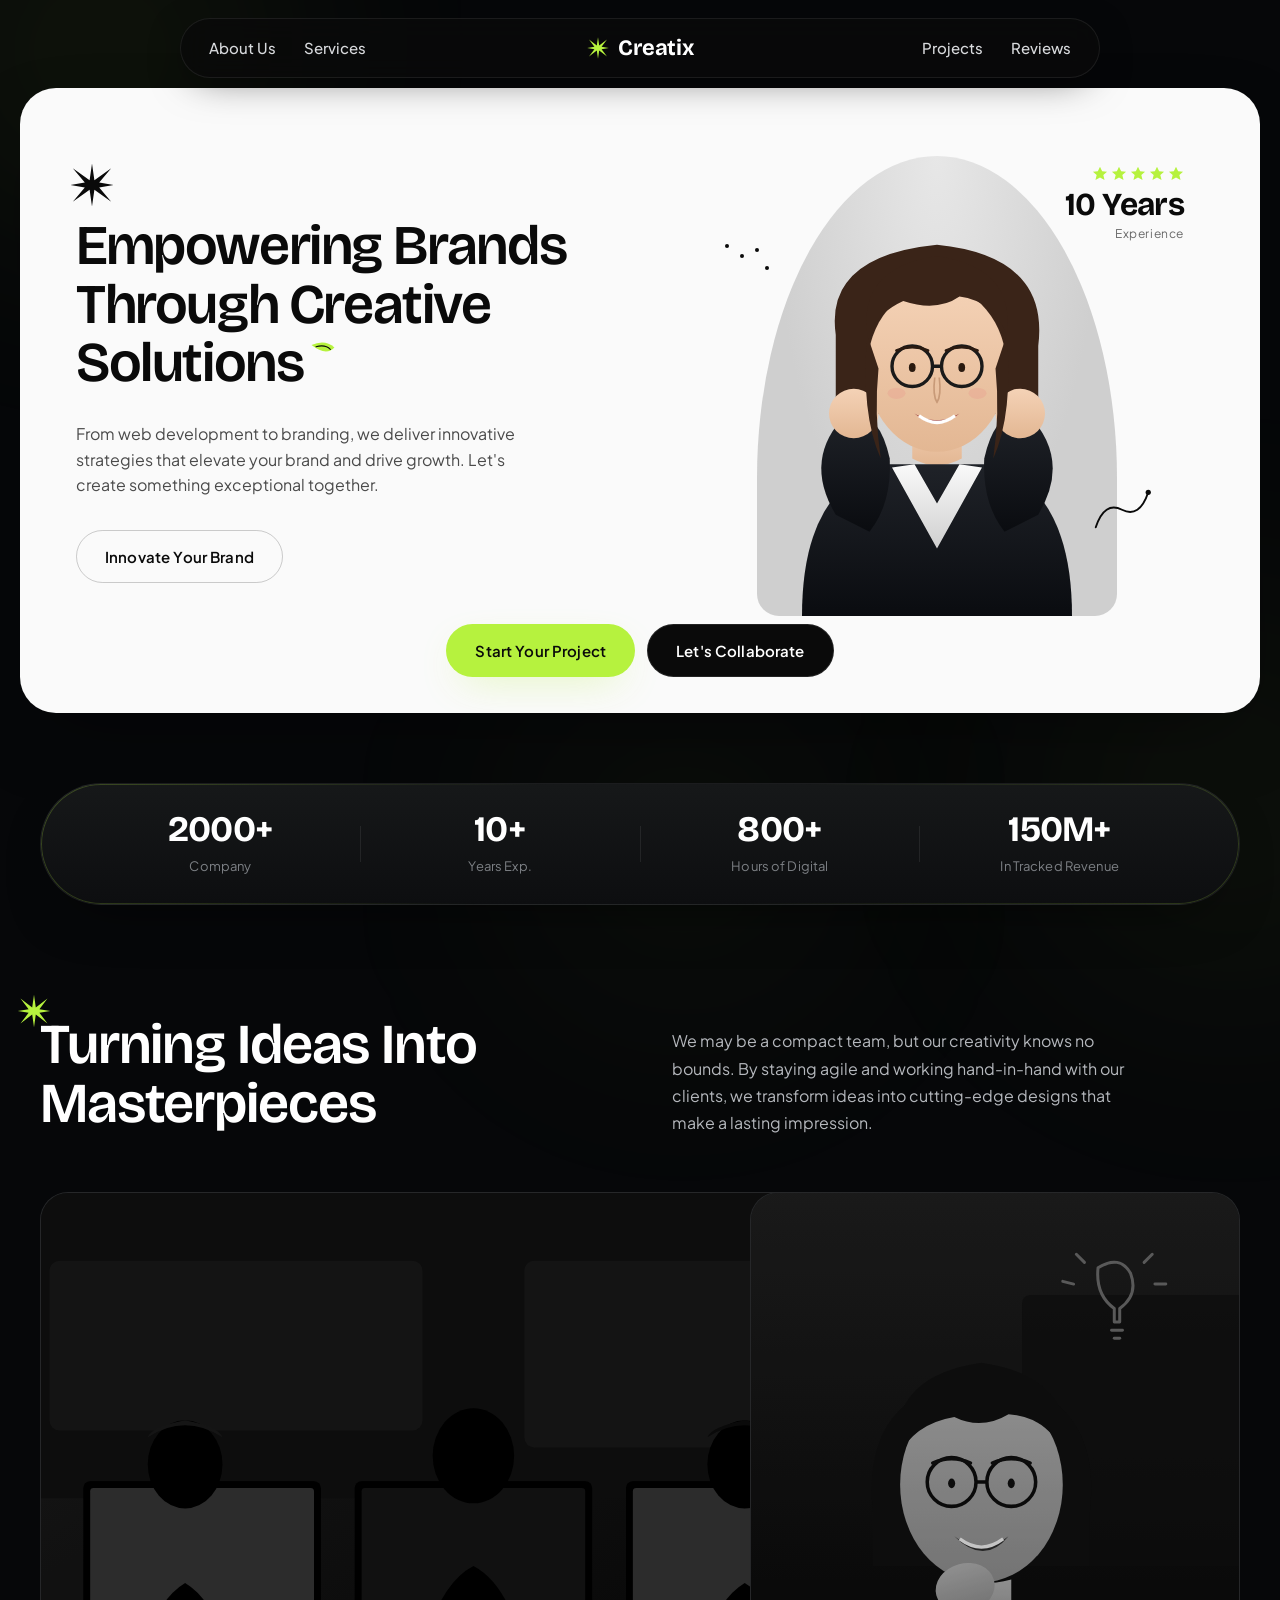
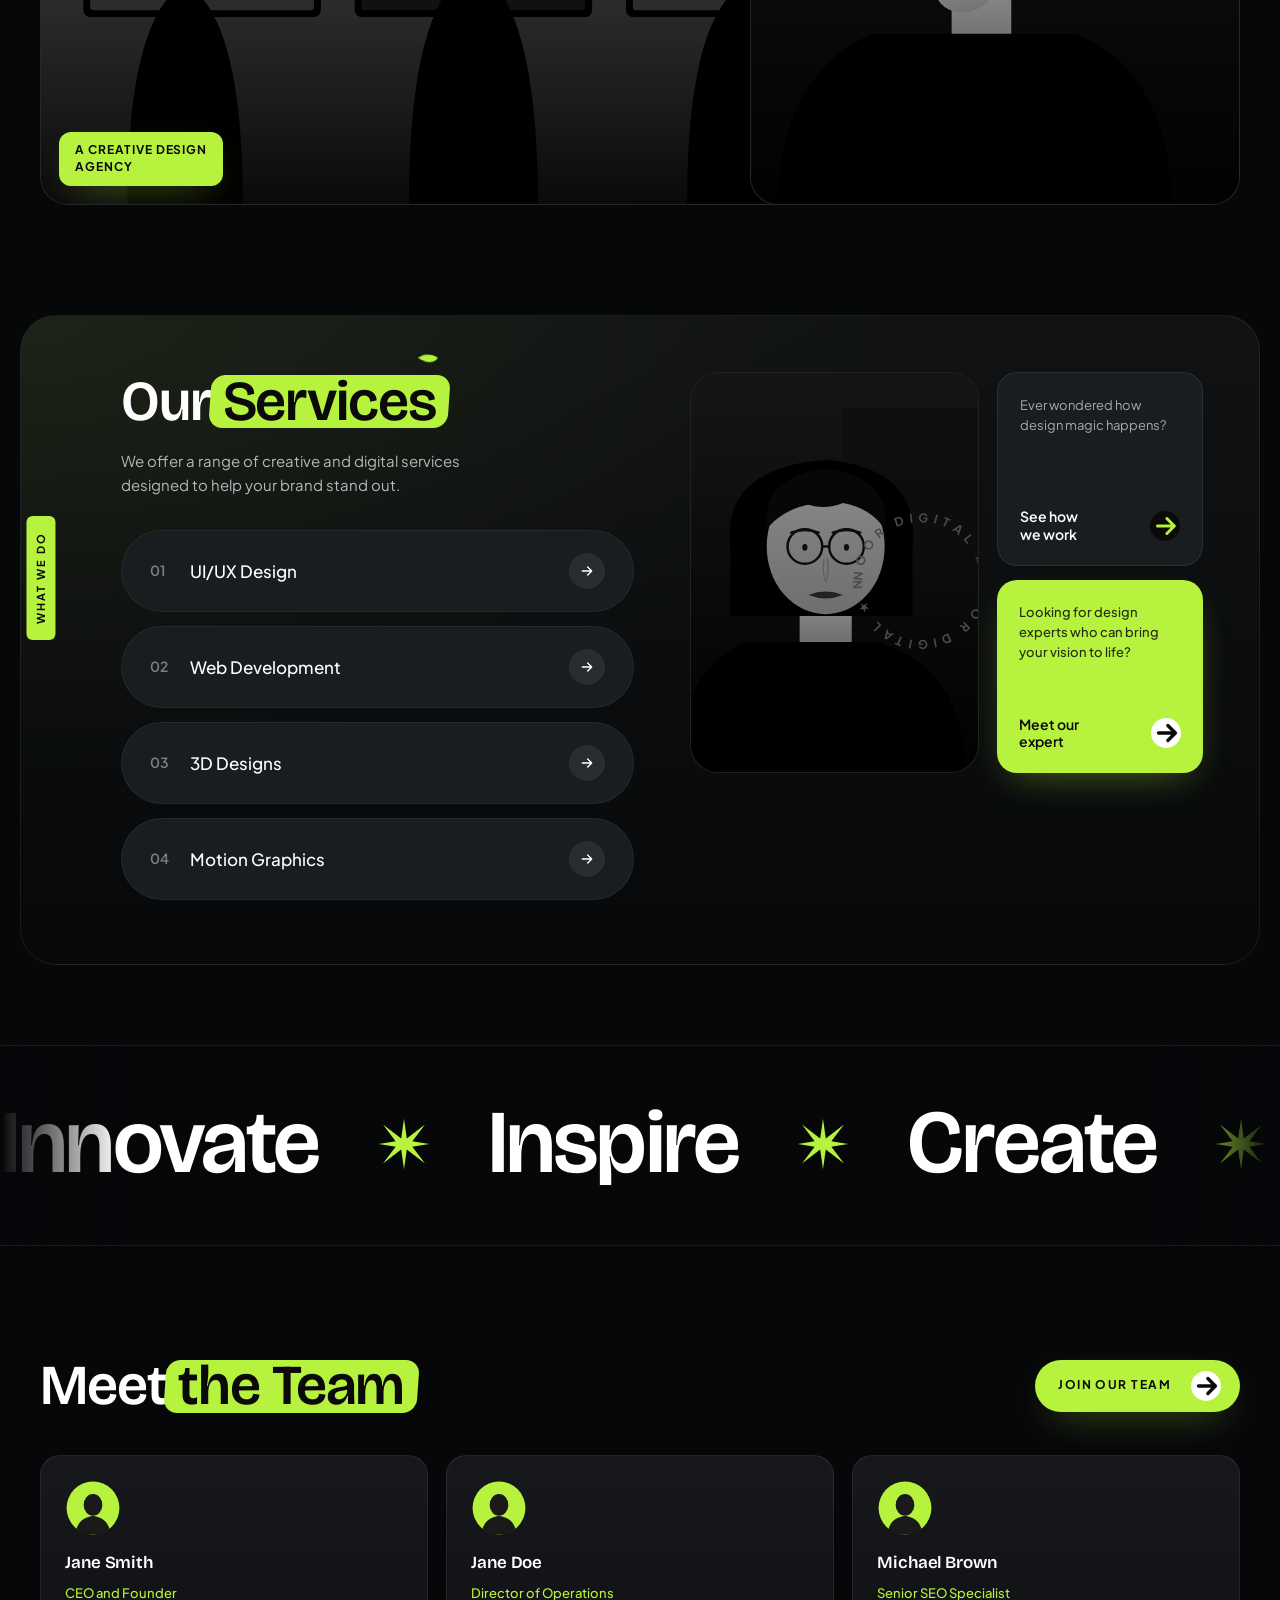
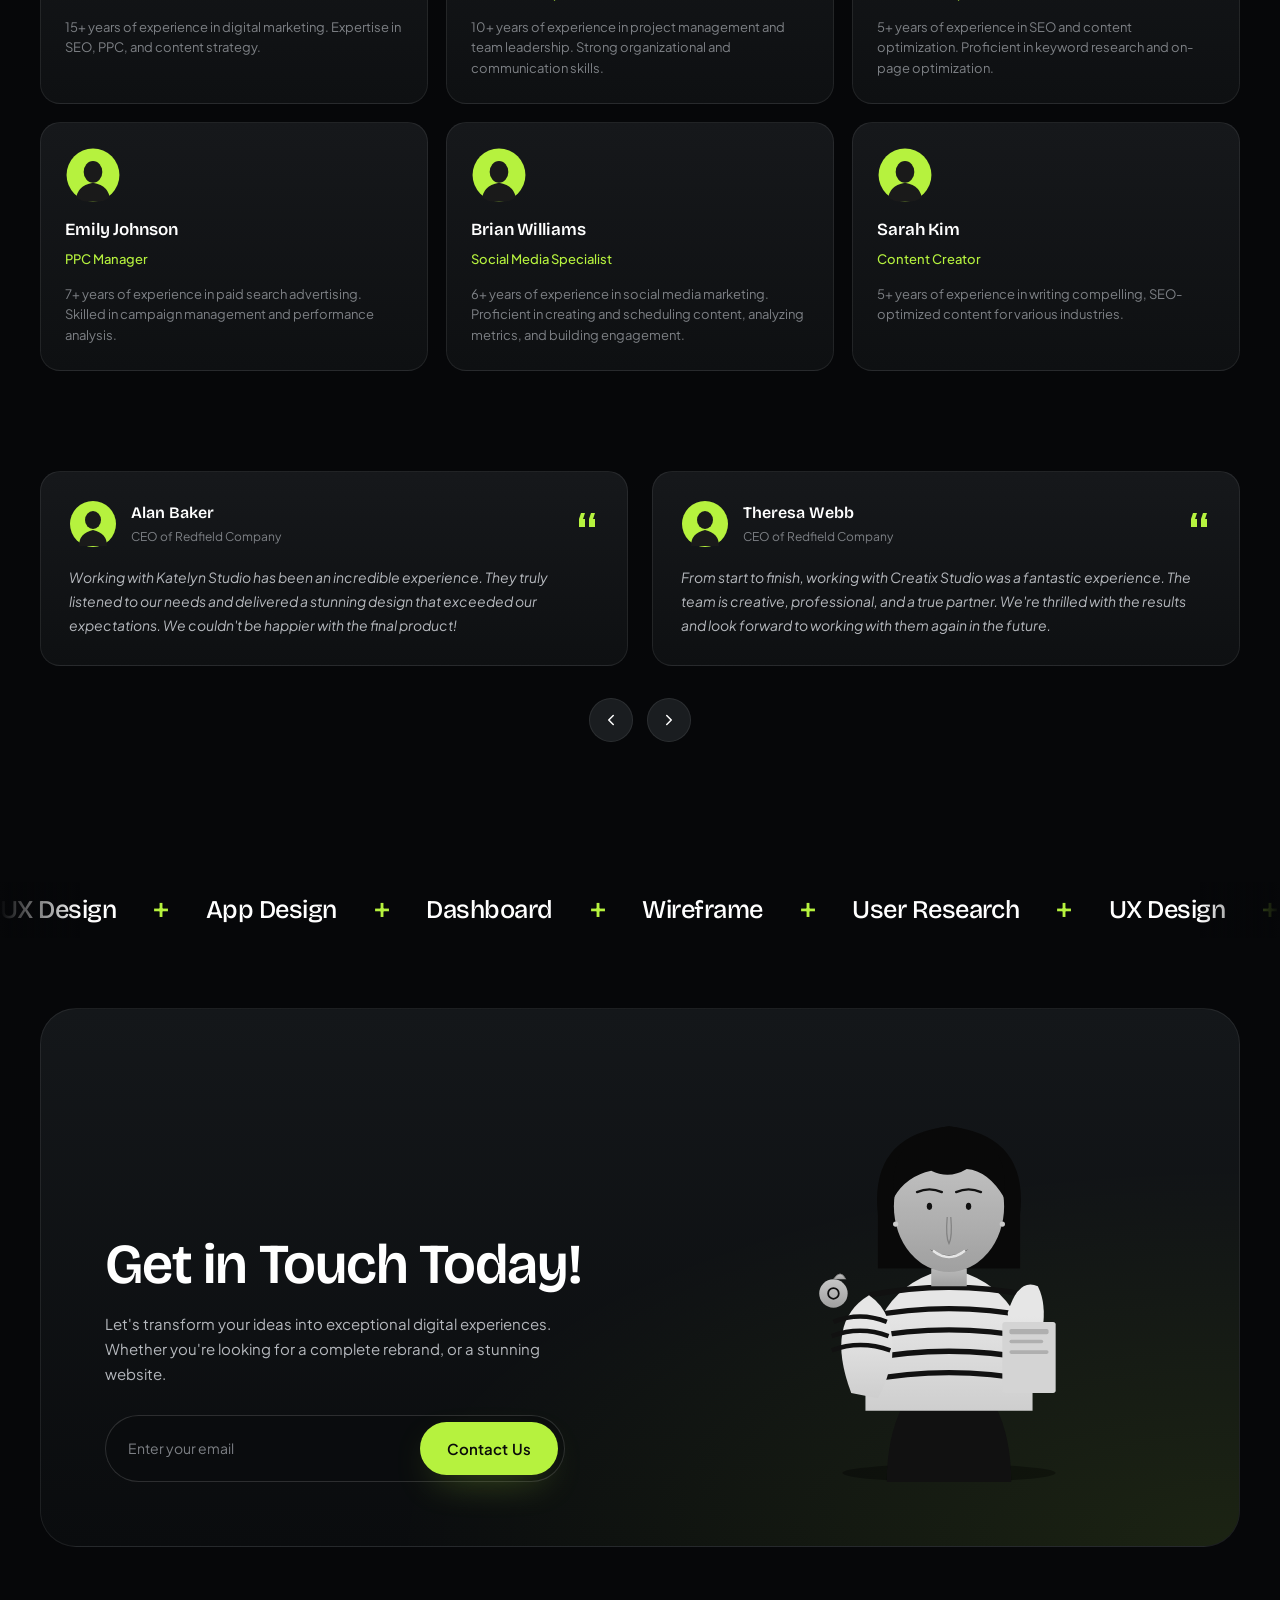
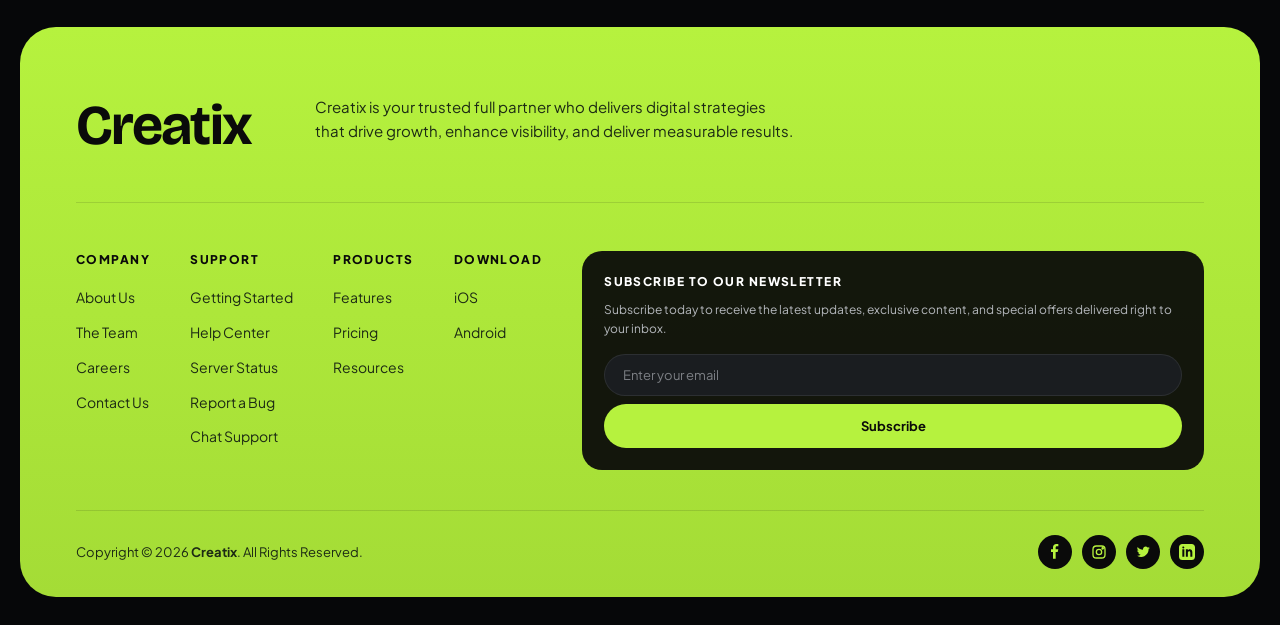
<file: index.html>
<!DOCTYPE html>
<html lang="en">
<head>
    <meta charset="UTF-8">
    <meta name="viewport" content="width=device-width, initial-scale=1.0">
    <title>Creatix — Empowering Brands Through Creative Solutions</title>
    <meta name="description" content="Creatix is a creative design agency turning bold ideas into masterpieces. From web development to branding, we deliver strategies that elevate your brand.">
    <link rel="preconnect" href="https://fonts.googleapis.com">
    <link rel="preconnect" href="https://fonts.gstatic.com" crossorigin>
    <link href="https://fonts.googleapis.com/css2?family=Plus+Jakarta+Sans:wght@300;400;500;600;700;800&family=Bricolage+Grotesque:opsz,wght@12..96,400;12..96,500;12..96,600;12..96,700;12..96,800&display=swap" rel="stylesheet">
    <link rel="stylesheet" href="styles.css">
    <link rel="icon" type="image/svg+xml" href="data:image/svg+xml,%3Csvg xmlns='http://www.w3.org/2000/svg' viewBox='0 0 100 100'%3E%3Cg fill='%23B6F23E'%3E%3Cpath d='M50 5 L54 38 L87 22 L62 46 L95 50 L62 54 L87 78 L54 62 L50 95 L46 62 L13 78 L38 54 L5 50 L38 46 L13 22 L46 38 Z'/%3E%3C/g%3E%3C/svg%3E">
</head>
<body>
    <!-- Background ambient glow -->
    <div class="bg-glow bg-glow--top"></div>
    <div class="bg-glow bg-glow--mid"></div>
    <div class="bg-glow bg-glow--bottom"></div>

    <!-- Navigation -->
    <header class="navbar-wrap">
        <nav class="navbar" aria-label="Primary">
            <ul class="nav-left">
                <li><a href="#about">About Us</a></li>
                <li><a href="#services">Services</a></li>
            </ul>
            <a href="#" class="brand" aria-label="Creatix Home">
                <span class="brand-burst" aria-hidden="true">
                    <svg viewBox="0 0 40 40" fill="none">
                        <g fill="#B6F23E">
                            <path d="M20 2 L22 16 L35 6 L26 18 L38 20 L26 22 L35 34 L22 24 L20 38 L18 24 L5 34 L14 22 L2 20 L14 18 L5 6 L18 16 Z"/>
                        </g>
                    </svg>
                </span>
                <span class="brand-text">Creatix</span>
            </a>
            <ul class="nav-right">
                <li><a href="#projects">Projects</a></li>
                <li><a href="#reviews">Reviews</a></li>
            </ul>
            <button class="nav-toggle" aria-label="Open menu" aria-expanded="false">
                <span></span><span></span><span></span>
            </button>
        </nav>
    </header>

    <!-- Hero -->
    <section class="hero" id="home">
        <div class="hero-card">
            <div class="hero-grid">
                <div class="hero-left">
                    <div class="hero-burst" aria-hidden="true">
                        <svg viewBox="0 0 80 80" fill="none">
                            <g fill="#0a0a0a">
                                <path d="M40 4 L44 32 L72 12 L52 36 L76 40 L52 44 L72 68 L44 48 L40 76 L36 48 L8 68 L28 44 L4 40 L28 36 L8 12 L36 32 Z"/>
                            </g>
                        </svg>
                    </div>
                    <h1 class="hero-title">
                        Empowering Brands<br>
                        Through Creative <span class="hero-title-accent">Solutions
                            <svg class="hero-leaf" viewBox="0 0 40 30" aria-hidden="true">
                                <path d="M2 15 Q15 2 30 8 Q24 22 2 15 Z" fill="#B6F23E"/>
                                <path d="M8 15 Q18 8 26 12" stroke="#0a0a0a" stroke-width="1.4" fill="none" stroke-linecap="round"/>
                            </svg>
                        </span>
                    </h1>
                    <p class="hero-sub">From web development to branding, we deliver innovative strategies that elevate your brand and drive growth. Let's create something exceptional together.</p>
                    <a href="#contact" class="pill pill-ghost">Innovate Your Brand</a>
                </div>
                <div class="hero-right">
                    <div class="hero-portrait">
                        <div class="portrait-orb">
                            <svg viewBox="0 0 320 380" class="portrait-svg" preserveAspectRatio="xMidYMax meet" aria-hidden="true">
                                <defs>
                                    <linearGradient id="suit" x1="0" y1="0" x2="0" y2="1">
                                        <stop offset="0%" stop-color="#1f2228"/>
                                        <stop offset="100%" stop-color="#0a0c10"/>
                                    </linearGradient>
                                    <linearGradient id="skin" x1="0" y1="0" x2="0" y2="1">
                                        <stop offset="0%" stop-color="#f4d2b6"/>
                                        <stop offset="100%" stop-color="#e3b793"/>
                                    </linearGradient>
                                    <linearGradient id="shirt" x1="0" y1="0" x2="0" y2="1">
                                        <stop offset="0%" stop-color="#fafafa"/>
                                        <stop offset="100%" stop-color="#cfcfcf"/>
                                    </linearGradient>
                                </defs>
                                <path d="M70 130 Q60 60 160 50 Q260 60 250 140 L250 200 L70 200 Z" fill="#3a2418"/>
                                <path d="M138 200 L138 240 Q160 252 182 240 L182 200 Z" fill="url(#skin)"/>
                                <path d="M40 380 Q40 270 110 245 L210 245 Q280 270 280 380 Z" fill="url(#suit)"/>
                                <path d="M120 248 L160 320 L200 248 L180 245 L160 280 L140 245 Z" fill="url(#shirt)"/>
                                <path d="M70 290 Q40 240 80 200 Q108 195 118 240 Q120 280 100 305 Z" fill="url(#suit)"/>
                                <path d="M250 290 Q280 240 240 200 Q212 195 202 240 Q200 280 220 305 Z" fill="url(#suit)"/>
                                <circle cx="86" cy="200" r="22" fill="url(#skin)"/>
                                <circle cx="234" cy="200" r="22" fill="url(#skin)"/>
                                <ellipse cx="160" cy="160" rx="62" ry="74" fill="url(#skin)"/>
                                <path d="M98 130 Q90 70 160 60 Q230 70 222 130 Q210 100 180 96 Q160 110 130 100 Q108 110 98 130 Z" fill="#3a2418"/>
                                <path d="M98 130 Q92 200 110 240 Q104 200 108 160 Z" fill="#3a2418"/>
                                <path d="M222 130 Q228 200 210 240 Q216 200 212 160 Z" fill="#3a2418"/>
                                <circle cx="138" cy="158" r="18" fill="none" stroke="#1a1a1a" stroke-width="3"/>
                                <circle cx="182" cy="158" r="18" fill="none" stroke="#1a1a1a" stroke-width="3"/>
                                <line x1="156" y1="158" x2="164" y2="158" stroke="#1a1a1a" stroke-width="3"/>
                                <ellipse cx="138" cy="159" rx="3" ry="4" fill="#2a1a10"/>
                                <ellipse cx="182" cy="159" rx="3" ry="4" fill="#2a1a10"/>
                                <path d="M124 144 Q138 138 152 144" stroke="#2a1a10" stroke-width="2.5" fill="none" stroke-linecap="round"/>
                                <path d="M168 144 Q182 138 196 144" stroke="#2a1a10" stroke-width="2.5" fill="none" stroke-linecap="round"/>
                                <path d="M158 168 Q156 184 160 190 Q164 184 162 168" stroke="#c89a78" stroke-width="1.5" fill="none"/>
                                <path d="M140 200 Q160 218 180 200 Q160 212 140 200 Z" fill="#a14a4a"/>
                                <path d="M144 202 Q160 214 176 202" stroke="#fff" stroke-width="3" fill="none"/>
                                <ellipse cx="124" cy="182" rx="8" ry="5" fill="#e89c8c" opacity=".35"/>
                                <ellipse cx="196" cy="182" rx="8" ry="5" fill="#e89c8c" opacity=".35"/>
                            </svg>
                        </div>
                        <svg class="portrait-squiggle" viewBox="0 0 80 80" aria-hidden="true">
                            <path d="M10 70 Q20 40 40 50 T70 30" stroke="#0a0a0a" stroke-width="2.2" fill="none" stroke-linecap="round"/>
                            <circle cx="70" cy="30" r="3" fill="#0a0a0a"/>
                        </svg>
                        <svg class="portrait-dots" viewBox="0 0 60 60" aria-hidden="true">
                            <circle cx="10" cy="10" r="2" fill="#0a0a0a"/>
                            <circle cx="25" cy="20" r="2" fill="#0a0a0a"/>
                            <circle cx="40" cy="14" r="2" fill="#0a0a0a"/>
                            <circle cx="50" cy="32" r="2" fill="#0a0a0a"/>
                        </svg>
                    </div>
                    <div class="hero-badge">
                        <div class="stars" aria-label="5 out of 5 stars">
                            <svg viewBox="0 0 12 12" class="star"><path d="M6 .5l1.6 3.4 3.7.4-2.8 2.5.9 3.7L6 8.6 2.6 10.5l.9-3.7L.7 4.3l3.7-.4z" fill="#B6F23E"/></svg>
                            <svg viewBox="0 0 12 12" class="star"><path d="M6 .5l1.6 3.4 3.7.4-2.8 2.5.9 3.7L6 8.6 2.6 10.5l.9-3.7L.7 4.3l3.7-.4z" fill="#B6F23E"/></svg>
                            <svg viewBox="0 0 12 12" class="star"><path d="M6 .5l1.6 3.4 3.7.4-2.8 2.5.9 3.7L6 8.6 2.6 10.5l.9-3.7L.7 4.3l3.7-.4z" fill="#B6F23E"/></svg>
                            <svg viewBox="0 0 12 12" class="star"><path d="M6 .5l1.6 3.4 3.7.4-2.8 2.5.9 3.7L6 8.6 2.6 10.5l.9-3.7L.7 4.3l3.7-.4z" fill="#B6F23E"/></svg>
                            <svg viewBox="0 0 12 12" class="star"><path d="M6 .5l1.6 3.4 3.7.4-2.8 2.5.9 3.7L6 8.6 2.6 10.5l.9-3.7L.7 4.3l3.7-.4z" fill="#B6F23E"/></svg>
                        </div>
                        <div class="badge-num">10 Years</div>
                        <div class="badge-label">Experience</div>
                    </div>
                </div>
            </div>
            <div class="hero-cta">
                <a href="#contact" class="pill pill-green">Start Your Project</a>
                <a href="#contact" class="pill pill-dark">Let's Collaborate</a>
            </div>
        </div>
    </section>

    <!-- Stats -->
    <section class="stats" aria-label="Company numbers">
        <div class="stats-card">
            <div class="stat">
                <div class="stat-num" data-count="2000" data-suffix="+">0+</div>
                <div class="stat-label">Company</div>
            </div>
            <div class="stat-divider"></div>
            <div class="stat">
                <div class="stat-num" data-count="10" data-suffix="+">0+</div>
                <div class="stat-label">Years Exp.</div>
            </div>
            <div class="stat-divider"></div>
            <div class="stat">
                <div class="stat-num" data-count="800" data-suffix="+">0+</div>
                <div class="stat-label">Hours of Digital</div>
            </div>
            <div class="stat-divider"></div>
            <div class="stat">
                <div class="stat-num" data-count="150" data-suffix="M+">0M+</div>
                <div class="stat-label">In Tracked Revenue</div>
            </div>
        </div>
    </section>

    <!-- About / Masterpieces -->
    <section class="masterpieces" id="about">
        <div class="masterpieces-head">
            <div class="masterpieces-title-wrap">
                <svg class="sparkle sparkle--big" viewBox="0 0 40 40" aria-hidden="true">
                    <path d="M20 2 L22 16 L35 6 L26 18 L38 20 L26 22 L35 34 L22 24 L20 38 L18 24 L5 34 L14 22 L2 20 L14 18 L5 6 L18 16 Z" fill="#B6F23E"/>
                </svg>
                <h2 class="section-title">Turning Ideas Into<br>Masterpieces</h2>
            </div>
            <p class="masterpieces-copy">We may be a compact team, but our creativity knows no bounds. By staying agile and working hand-in-hand with our clients, we transform ideas into cutting-edge designs that make a lasting impression.</p>
        </div>
        <div class="masterpieces-grid">
            <div class="mp-card mp-card--wide">
                <div class="mp-img mp-img--team">
                    <svg viewBox="0 0 600 360" class="scene-svg" preserveAspectRatio="xMidYMid slice" aria-hidden="true">
                        <defs>
                            <linearGradient id="mpbg" x1="0" y1="0" x2="1" y2="1">
                                <stop offset="0%" stop-color="#2a2d33"/>
                                <stop offset="100%" stop-color="#0e1014"/>
                            </linearGradient>
                            <linearGradient id="mpdesk" x1="0" y1="0" x2="0" y2="1">
                                <stop offset="0%" stop-color="#444"/>
                                <stop offset="100%" stop-color="#1a1a1a"/>
                            </linearGradient>
                        </defs>
                        <rect width="600" height="360" fill="url(#mpbg)"/>
                        <rect x="0" y="0" width="600" height="180" fill="#1a1d22"/>
                        <rect x="40" y="40" width="220" height="100" rx="6" fill="#2a2e36" opacity=".6"/>
                        <rect x="320" y="40" width="240" height="110" rx="6" fill="#2a2e36" opacity=".6"/>
                        <rect x="0" y="240" width="600" height="120" fill="url(#mpdesk)"/>
                        <rect x="60" y="170" width="140" height="80" rx="4" fill="#0a0a0a"/>
                        <rect x="64" y="174" width="132" height="72" rx="2" fill="#1a4b88"/>
                        <rect x="220" y="170" width="140" height="80" rx="4" fill="#0a0a0a"/>
                        <rect x="224" y="174" width="132" height="72" rx="2" fill="#222"/>
                        <rect x="380" y="170" width="140" height="80" rx="4" fill="#0a0a0a"/>
                        <rect x="384" y="174" width="132" height="72" rx="2" fill="#1a4b88"/>
                        <g fill="#0a0c10">
                            <ellipse cx="120" cy="160" rx="22" ry="26"/>
                            <path d="M86 360 Q86 250 120 230 Q154 250 154 360 Z"/>
                            <ellipse cx="290" cy="155" rx="24" ry="28"/>
                            <path d="M252 360 Q252 240 290 220 Q328 240 328 360 Z"/>
                            <ellipse cx="450" cy="160" rx="22" ry="26"/>
                            <path d="M416 360 Q416 250 450 230 Q484 250 484 360 Z"/>
                        </g>
                        <path d="M98 144 Q120 130 142 144 Q140 138 120 134 Q100 138 98 144" fill="#3a2418"/>
                        <path d="M428 144 Q450 130 472 144 Q470 138 450 134 Q430 138 428 144" fill="#1a1a1a"/>
                        <rect width="600" height="360" fill="#0a0a0a" opacity=".22"/>
                    </svg>
                </div>
                <div class="mp-tag">A CREATIVE DESIGN<br>AGENCY</div>
            </div>
            <div class="mp-card mp-card--tall">
                <div class="mp-img mp-img--solo">
                    <svg viewBox="0 0 360 460" class="scene-svg" preserveAspectRatio="xMidYMid slice" aria-hidden="true">
                        <defs>
                            <linearGradient id="solobg" x1="0" y1="0" x2="0" y2="1">
                                <stop offset="0%" stop-color="#2a2d33"/>
                                <stop offset="100%" stop-color="#0d0f12"/>
                            </linearGradient>
                            <linearGradient id="soloSkin" x1="0" y1="0" x2="0" y2="1">
                                <stop offset="0%" stop-color="#d9b89c"/>
                                <stop offset="100%" stop-color="#b8957a"/>
                            </linearGradient>
                        </defs>
                        <rect width="360" height="460" fill="url(#solobg)"/>
                        <rect x="200" y="80" width="170" height="200" rx="6" fill="#1a1d22" opacity=".7"/>
                        <g>
                            <path d="M20 460 Q20 360 90 330 L240 330 Q310 360 310 460 Z" fill="#0a0c10"/>
                            <path d="M148 330 L148 290 Q170 296 192 290 L192 330 Z" fill="url(#soloSkin)"/>
                            <path d="M90 240 Q80 150 170 140 Q260 150 250 240 L250 280 L90 280 Z" fill="#2a1a14"/>
                            <ellipse cx="170" cy="220" rx="60" ry="72" fill="url(#soloSkin)"/>
                            <path d="M108 200 Q100 140 170 130 Q240 140 232 200 Q220 170 190 168 Q170 180 150 170 Q120 175 108 200 Z" fill="#2a1a14"/>
                            <ellipse cx="158" cy="296" rx="22" ry="18" fill="url(#soloSkin)" transform="rotate(-15 158 296)"/>
                            <circle cx="148" cy="218" r="18" fill="none" stroke="#1a1a1a" stroke-width="2.6"/>
                            <circle cx="192" cy="218" r="18" fill="none" stroke="#1a1a1a" stroke-width="2.6"/>
                            <line x1="166" y1="218" x2="174" y2="218" stroke="#1a1a1a" stroke-width="2.6"/>
                            <ellipse cx="148" cy="219" rx="2.6" ry="3.6" fill="#2a1a10"/>
                            <ellipse cx="192" cy="219" rx="2.6" ry="3.6" fill="#2a1a10"/>
                            <path d="M134 204 Q148 198 162 204" stroke="#2a1a14" stroke-width="2.4" fill="none" stroke-linecap="round"/>
                            <path d="M178 204 Q192 198 206 204" stroke="#2a1a14" stroke-width="2.4" fill="none" stroke-linecap="round"/>
                            <path d="M150 258 Q170 274 190 258 Q172 280 150 258 Z" fill="#7a2a2a"/>
                            <path d="M154 260 Q170 272 186 260" stroke="#fff" stroke-width="2.4" fill="none"/>
                        </g>
                        <g stroke="#ff5757" stroke-width="2.2" fill="none" stroke-linecap="round" stroke-linejoin="round">
                            <path d="M256 60 Q272 50 280 64 Q286 80 272 90 L272 100 L268 100 L268 90 Q254 80 256 60 Z"/>
                            <line x1="266" y1="106" x2="274" y2="106"/>
                            <line x1="268" y1="112" x2="272" y2="112"/>
                            <line x1="240" y1="50" x2="246" y2="56"/>
                            <line x1="296" y1="50" x2="290" y2="56"/>
                            <line x1="230" y1="70" x2="238" y2="72"/>
                            <line x1="298" y1="72" x2="306" y2="72"/>
                        </g>
                        <rect width="360" height="460" fill="#0a0a0a" opacity=".18"/>
                    </svg>
                </div>
            </div>
        </div>
    </section>

    <!-- Services -->
    <section class="services" id="services">
        <div class="services-tag" aria-hidden="true">
            <span>WHAT WE DO</span>
        </div>
        <div class="services-grid">
            <div class="services-left">
                <h2 class="section-title">
                    Our <span class="highlight">Services
                        <svg class="highlight-leaf" viewBox="0 0 40 30" aria-hidden="true">
                            <path d="M2 15 Q15 2 30 8 Q24 22 2 15 Z" fill="#B6F23E"/>
                        </svg>
                    </span>
                </h2>
                <p class="services-copy">We offer a range of creative and digital services designed to help your brand stand out.</p>
                <ul class="service-list">
                    <li class="service-item">
                        <span class="srv-num">01</span>
                        <span class="srv-name">UI/UX Design</span>
                        <span class="srv-arrow" aria-hidden="true">
                            <svg viewBox="0 0 24 24" fill="none"><path d="M5 12h14M13 6l6 6-6 6" stroke="currentColor" stroke-width="2" stroke-linecap="round" stroke-linejoin="round"/></svg>
                        </span>
                    </li>
                    <li class="service-item">
                        <span class="srv-num">02</span>
                        <span class="srv-name">Web Development</span>
                        <span class="srv-arrow" aria-hidden="true">
                            <svg viewBox="0 0 24 24" fill="none"><path d="M5 12h14M13 6l6 6-6 6" stroke="currentColor" stroke-width="2" stroke-linecap="round" stroke-linejoin="round"/></svg>
                        </span>
                    </li>
                    <li class="service-item">
                        <span class="srv-num">03</span>
                        <span class="srv-name">3D Designs</span>
                        <span class="srv-arrow" aria-hidden="true">
                            <svg viewBox="0 0 24 24" fill="none"><path d="M5 12h14M13 6l6 6-6 6" stroke="currentColor" stroke-width="2" stroke-linecap="round" stroke-linejoin="round"/></svg>
                        </span>
                    </li>
                    <li class="service-item">
                        <span class="srv-num">04</span>
                        <span class="srv-name">Motion Graphics</span>
                        <span class="srv-arrow" aria-hidden="true">
                            <svg viewBox="0 0 24 24" fill="none"><path d="M5 12h14M13 6l6 6-6 6" stroke="currentColor" stroke-width="2" stroke-linecap="round" stroke-linejoin="round"/></svg>
                        </span>
                    </li>
                </ul>
            </div>
            <div class="services-right">
                <div class="srv-photo">
                    <svg viewBox="0 0 420 460" class="scene-svg" preserveAspectRatio="xMidYMid slice" aria-hidden="true">
                        <defs>
                            <linearGradient id="srvbg" x1="0" y1="0" x2="0" y2="1">
                                <stop offset="0%" stop-color="#26282d"/>
                                <stop offset="100%" stop-color="#0c0e12"/>
                            </linearGradient>
                            <linearGradient id="srvSkin" x1="0" y1="0" x2="0" y2="1">
                                <stop offset="0%" stop-color="#d8b89e"/>
                                <stop offset="100%" stop-color="#b9967a"/>
                            </linearGradient>
                        </defs>
                        <rect width="420" height="460" fill="url(#srvbg)"/>
                        <rect x="220" y="40" width="200" height="240" fill="#1a1d22" opacity=".6"/>
                        <g>
                            <path d="M30 460 Q30 340 110 310 L260 310 Q360 340 360 460 Z" fill="#0a0c10"/>
                            <path d="M170 310 L170 268 Q200 276 230 268 L230 310 Z" fill="url(#srvSkin)"/>
                            <path d="M90 200 Q80 110 200 100 Q310 110 300 200 L300 280 L90 280 Z" fill="#0a0c10"/>
                            <ellipse cx="200" cy="200" rx="68" ry="78" fill="url(#srvSkin)"/>
                            <path d="M132 180 Q124 120 200 110 Q276 120 268 180 Q252 156 220 150 Q200 158 180 152 Q150 158 132 180 Z" fill="#1a1410"/>
                            <circle cx="176" cy="200" r="20" fill="none" stroke="#1a1a1a" stroke-width="2.8"/>
                            <circle cx="224" cy="200" r="20" fill="none" stroke="#1a1a1a" stroke-width="2.8"/>
                            <line x1="196" y1="200" x2="204" y2="200" stroke="#1a1a1a" stroke-width="2.8"/>
                            <ellipse cx="176" cy="201" rx="3" ry="4" fill="#2a1a10"/>
                            <ellipse cx="224" cy="201" rx="3" ry="4" fill="#2a1a10"/>
                            <path d="M160 184 Q176 178 192 184" stroke="#2a1a14" stroke-width="2.6" fill="none" stroke-linecap="round"/>
                            <path d="M208 184 Q224 178 240 184" stroke="#2a1a14" stroke-width="2.6" fill="none" stroke-linecap="round"/>
                            <path d="M198 214 Q196 234 200 240 Q204 234 202 214" stroke="#a17d62" stroke-width="1.4" fill="none"/>
                            <path d="M180 256 Q200 248 220 256 Q200 264 180 256 Z" fill="#6b2a2a"/>
                        </g>
                        <g transform="translate(310, 240)">
                            <path id="ringPath" d="M -68,0 a 68,68 0 1,1 136,0 a 68,68 0 1,1 -136,0" fill="none"/>
                            <text font-size="14" font-weight="700" letter-spacing="6" fill="#3a73c4">
                                <textPath href="#ringPath">NOOR DIGITAL ★ NOOR DIGITAL ★ NOOR DIGITAL ★</textPath>
                            </text>
                        </g>
                        <rect width="420" height="460" fill="#0a0a0a" opacity=".22"/>
                    </svg>
                </div>
                <div class="srv-info">
                    <div class="srv-card srv-card--dark">
                        <p>Ever wondered how design magic happens?</p>
                        <a href="#" class="srv-link">
                            See how<br>we work
                            <span class="srv-arrow-circle" aria-hidden="true">
                                <svg viewBox="0 0 16 16" fill="none"><path d="M4 8h8M9 4l4 4-4 4" stroke="#B6F23E" stroke-width="1.6" stroke-linecap="round" stroke-linejoin="round"/></svg>
                            </span>
                        </a>
                    </div>
                    <div class="srv-card srv-card--green">
                        <p>Looking for design experts who can bring your vision to life?</p>
                        <a href="#contact" class="srv-link srv-link--dark">
                            Meet our<br>expert
                            <span class="srv-arrow-circle srv-arrow-circle--white" aria-hidden="true">
                                <svg viewBox="0 0 16 16" fill="none"><path d="M4 8h8M9 4l4 4-4 4" stroke="#0a0a0a" stroke-width="1.8" stroke-linecap="round" stroke-linejoin="round"/></svg>
                            </span>
                        </a>
                    </div>
                </div>
            </div>
        </div>
    </section>

    <!-- Marquee 1 -->
    <section class="marquee marquee--lg" aria-hidden="true">
        <div class="marquee-track">
            <div class="marquee-content">
                <span>Innovate</span>
                <span class="marq-spark"><svg viewBox="0 0 40 40"><path d="M20 2 L22 16 L35 6 L26 18 L38 20 L26 22 L35 34 L22 24 L20 38 L18 24 L5 34 L14 22 L2 20 L14 18 L5 6 L18 16 Z" fill="#B6F23E"/></svg></span>
                <span>Inspire</span>
                <span class="marq-spark"><svg viewBox="0 0 40 40"><path d="M20 2 L22 16 L35 6 L26 18 L38 20 L26 22 L35 34 L22 24 L20 38 L18 24 L5 34 L14 22 L2 20 L14 18 L5 6 L18 16 Z" fill="#B6F23E"/></svg></span>
                <span>Create</span>
                <span class="marq-spark"><svg viewBox="0 0 40 40"><path d="M20 2 L22 16 L35 6 L26 18 L38 20 L26 22 L35 34 L22 24 L20 38 L18 24 L5 34 L14 22 L2 20 L14 18 L5 6 L18 16 Z" fill="#B6F23E"/></svg></span>
            </div>
            <div class="marquee-content" aria-hidden="true">
                <span>Innovate</span>
                <span class="marq-spark"><svg viewBox="0 0 40 40"><path d="M20 2 L22 16 L35 6 L26 18 L38 20 L26 22 L35 34 L22 24 L20 38 L18 24 L5 34 L14 22 L2 20 L14 18 L5 6 L18 16 Z" fill="#B6F23E"/></svg></span>
                <span>Inspire</span>
                <span class="marq-spark"><svg viewBox="0 0 40 40"><path d="M20 2 L22 16 L35 6 L26 18 L38 20 L26 22 L35 34 L22 24 L20 38 L18 24 L5 34 L14 22 L2 20 L14 18 L5 6 L18 16 Z" fill="#B6F23E"/></svg></span>
                <span>Create</span>
                <span class="marq-spark"><svg viewBox="0 0 40 40"><path d="M20 2 L22 16 L35 6 L26 18 L38 20 L26 22 L35 34 L22 24 L20 38 L18 24 L5 34 L14 22 L2 20 L14 18 L5 6 L18 16 Z" fill="#B6F23E"/></svg></span>
            </div>
        </div>
    </section>

    <!-- Meet the Team -->
    <section class="team" id="projects">
        <div class="team-head">
            <h2 class="section-title">
                Meet <span class="highlight">the Team</span>
            </h2>
            <a href="#contact" class="pill pill-green pill-sm">
                JOIN OUR TEAM
                <span class="srv-arrow-circle srv-arrow-circle--white" aria-hidden="true">
                    <svg viewBox="0 0 16 16" fill="none"><path d="M4 8h8M9 4l4 4-4 4" stroke="#0a0a0a" stroke-width="1.8" stroke-linecap="round" stroke-linejoin="round"/></svg>
                </span>
            </a>
        </div>
        <div class="team-grid">
            <article class="team-card">
                <div class="team-avatar">
                    <svg viewBox="0 0 72 72" class="avatar-svg" aria-hidden="true">
                        <circle cx="36" cy="36" r="34" fill="#B6F23E"/>
                        <ellipse cx="36" cy="32" rx="12" ry="14" fill="#1a1a1a"/>
                        <path d="M14 70 Q14 50 36 46 Q58 50 58 70 Z" fill="#1a1a1a"/>
                    </svg>
                </div>
                <h3 class="team-name">Jane Smith</h3>
                <p class="team-role">CEO and Founder</p>
                <p class="team-bio">15+ years of experience in digital marketing. Expertise in SEO, PPC, and content strategy.</p>
            </article>
            <article class="team-card">
                <div class="team-avatar">
                    <svg viewBox="0 0 72 72" class="avatar-svg" aria-hidden="true">
                        <circle cx="36" cy="36" r="34" fill="#B6F23E"/>
                        <ellipse cx="36" cy="32" rx="12" ry="14" fill="#1a1a1a"/>
                        <path d="M14 70 Q14 50 36 46 Q58 50 58 70 Z" fill="#1a1a1a"/>
                    </svg>
                </div>
                <h3 class="team-name">Jane Doe</h3>
                <p class="team-role">Director of Operations</p>
                <p class="team-bio">10+ years of experience in project management and team leadership. Strong organizational and communication skills.</p>
            </article>
            <article class="team-card">
                <div class="team-avatar">
                    <svg viewBox="0 0 72 72" class="avatar-svg" aria-hidden="true">
                        <circle cx="36" cy="36" r="34" fill="#B6F23E"/>
                        <ellipse cx="36" cy="32" rx="12" ry="14" fill="#1a1a1a"/>
                        <path d="M14 70 Q14 50 36 46 Q58 50 58 70 Z" fill="#1a1a1a"/>
                    </svg>
                </div>
                <h3 class="team-name">Michael Brown</h3>
                <p class="team-role">Senior SEO Specialist</p>
                <p class="team-bio">5+ years of experience in SEO and content optimization. Proficient in keyword research and on-page optimization.</p>
            </article>
            <article class="team-card">
                <div class="team-avatar">
                    <svg viewBox="0 0 72 72" class="avatar-svg" aria-hidden="true">
                        <circle cx="36" cy="36" r="34" fill="#B6F23E"/>
                        <ellipse cx="36" cy="32" rx="12" ry="14" fill="#1a1a1a"/>
                        <path d="M14 70 Q14 50 36 46 Q58 50 58 70 Z" fill="#1a1a1a"/>
                    </svg>
                </div>
                <h3 class="team-name">Emily Johnson</h3>
                <p class="team-role">PPC Manager</p>
                <p class="team-bio">7+ years of experience in paid search advertising. Skilled in campaign management and performance analysis.</p>
            </article>
            <article class="team-card">
                <div class="team-avatar">
                    <svg viewBox="0 0 72 72" class="avatar-svg" aria-hidden="true">
                        <circle cx="36" cy="36" r="34" fill="#B6F23E"/>
                        <ellipse cx="36" cy="32" rx="12" ry="14" fill="#1a1a1a"/>
                        <path d="M14 70 Q14 50 36 46 Q58 50 58 70 Z" fill="#1a1a1a"/>
                    </svg>
                </div>
                <h3 class="team-name">Brian Williams</h3>
                <p class="team-role">Social Media Specialist</p>
                <p class="team-bio">6+ years of experience in social media marketing. Proficient in creating and scheduling content, analyzing metrics, and building engagement.</p>
            </article>
            <article class="team-card">
                <div class="team-avatar">
                    <svg viewBox="0 0 72 72" class="avatar-svg" aria-hidden="true">
                        <circle cx="36" cy="36" r="34" fill="#B6F23E"/>
                        <ellipse cx="36" cy="32" rx="12" ry="14" fill="#1a1a1a"/>
                        <path d="M14 70 Q14 50 36 46 Q58 50 58 70 Z" fill="#1a1a1a"/>
                    </svg>
                </div>
                <h3 class="team-name">Sarah Kim</h3>
                <p class="team-role">Content Creator</p>
                <p class="team-bio">5+ years of experience in writing compelling, SEO-optimized content for various industries.</p>
            </article>
        </div>
    </section>

    <!-- Testimonials -->
    <section class="testimonials" id="reviews">
        <div class="testimonial-viewport">
            <div class="testimonial-track" id="testimonialTrack">
                <article class="testimonial-card">
                    <div class="t-head">
                        <div class="t-avatar">
                            <svg viewBox="0 0 48 48" aria-hidden="true">
                                <circle cx="24" cy="24" r="23" fill="#B6F23E"/>
                                <ellipse cx="24" cy="20" rx="8" ry="9" fill="#1a1a1a"/>
                                <path d="M10 46 Q10 33 24 30 Q38 33 38 46 Z" fill="#1a1a1a"/>
                            </svg>
                        </div>
                        <div class="t-meta">
                            <div class="t-name">Alan Baker</div>
                            <div class="t-role">CEO of Redfield Company</div>
                        </div>
                        <span class="t-quote" aria-hidden="true">
                            <svg viewBox="0 0 24 24" fill="#B6F23E"><path d="M6 4h4l-2 6h2v8H4v-8L6 4zm10 0h4l-2 6h2v8h-6v-8l2-6z"/></svg>
                        </span>
                    </div>
                    <p class="t-body">Working with Katelyn Studio has been an incredible experience. They truly listened to our needs and delivered a stunning design that exceeded our expectations. We couldn't be happier with the final product!</p>
                </article>
                <article class="testimonial-card">
                    <div class="t-head">
                        <div class="t-avatar">
                            <svg viewBox="0 0 48 48" aria-hidden="true">
                                <circle cx="24" cy="24" r="23" fill="#B6F23E"/>
                                <ellipse cx="24" cy="20" rx="8" ry="9" fill="#1a1a1a"/>
                                <path d="M10 46 Q10 33 24 30 Q38 33 38 46 Z" fill="#1a1a1a"/>
                            </svg>
                        </div>
                        <div class="t-meta">
                            <div class="t-name">Theresa Webb</div>
                            <div class="t-role">CEO of Redfield Company</div>
                        </div>
                        <span class="t-quote" aria-hidden="true">
                            <svg viewBox="0 0 24 24" fill="#B6F23E"><path d="M6 4h4l-2 6h2v8H4v-8L6 4zm10 0h4l-2 6h2v8h-6v-8l2-6z"/></svg>
                        </span>
                    </div>
                    <p class="t-body">From start to finish, working with Creatix Studio was a fantastic experience. The team is creative, professional, and a true partner. We're thrilled with the results and look forward to working with them again in the future.</p>
                </article>
                <article class="testimonial-card">
                    <div class="t-head">
                        <div class="t-avatar">
                            <svg viewBox="0 0 48 48" aria-hidden="true">
                                <circle cx="24" cy="24" r="23" fill="#B6F23E"/>
                                <ellipse cx="24" cy="20" rx="8" ry="9" fill="#1a1a1a"/>
                                <path d="M10 46 Q10 33 24 30 Q38 33 38 46 Z" fill="#1a1a1a"/>
                            </svg>
                        </div>
                        <div class="t-meta">
                            <div class="t-name">Marcus Chen</div>
                            <div class="t-role">Founder, Brightline Labs</div>
                        </div>
                        <span class="t-quote" aria-hidden="true">
                            <svg viewBox="0 0 24 24" fill="#B6F23E"><path d="M6 4h4l-2 6h2v8H4v-8L6 4zm10 0h4l-2 6h2v8h-6v-8l2-6z"/></svg>
                        </span>
                    </div>
                    <p class="t-body">Their attention to detail and design quality is unmatched. Every deliverable felt thoughtful, polished, and on-brand. A genuinely impressive team that elevated our entire product experience.</p>
                </article>
                <article class="testimonial-card">
                    <div class="t-head">
                        <div class="t-avatar">
                            <svg viewBox="0 0 48 48" aria-hidden="true">
                                <circle cx="24" cy="24" r="23" fill="#B6F23E"/>
                                <ellipse cx="24" cy="20" rx="8" ry="9" fill="#1a1a1a"/>
                                <path d="M10 46 Q10 33 24 30 Q38 33 38 46 Z" fill="#1a1a1a"/>
                            </svg>
                        </div>
                        <div class="t-meta">
                            <div class="t-name">Priya Anand</div>
                            <div class="t-role">Head of Product, Nimbus</div>
                        </div>
                        <span class="t-quote" aria-hidden="true">
                            <svg viewBox="0 0 24 24" fill="#B6F23E"><path d="M6 4h4l-2 6h2v8H4v-8L6 4zm10 0h4l-2 6h2v8h-6v-8l2-6z"/></svg>
                        </span>
                    </div>
                    <p class="t-body">Creatix turned our vague ideas into a cohesive identity. The collaboration felt effortless, and the strategic clarity they brought transformed how customers perceive our brand.</p>
                </article>
            </div>
        </div>
        <div class="testimonial-controls">
            <button class="t-arrow" id="tPrev" aria-label="Previous testimonial">
                <svg viewBox="0 0 24 24" fill="none"><path d="M15 6l-6 6 6 6" stroke="currentColor" stroke-width="2" stroke-linecap="round" stroke-linejoin="round"/></svg>
            </button>
            <button class="t-arrow t-arrow--next" id="tNext" aria-label="Next testimonial">
                <svg viewBox="0 0 24 24" fill="none"><path d="M9 6l6 6-6 6" stroke="currentColor" stroke-width="2" stroke-linecap="round" stroke-linejoin="round"/></svg>
            </button>
        </div>
    </section>

    <!-- Marquee 2 -->
    <section class="marquee marquee--sm" aria-hidden="true">
        <div class="marquee-track marquee-track--reverse">
            <div class="marquee-content marquee-content--sm">
                <span>UX Design</span>
                <span class="marq-plus">+</span>
                <span>App Design</span>
                <span class="marq-plus">+</span>
                <span>Dashboard</span>
                <span class="marq-plus">+</span>
                <span>Wireframe</span>
                <span class="marq-plus">+</span>
                <span>User Research</span>
                <span class="marq-plus">+</span>
            </div>
            <div class="marquee-content marquee-content--sm" aria-hidden="true">
                <span>UX Design</span>
                <span class="marq-plus">+</span>
                <span>App Design</span>
                <span class="marq-plus">+</span>
                <span>Dashboard</span>
                <span class="marq-plus">+</span>
                <span>Wireframe</span>
                <span class="marq-plus">+</span>
                <span>User Research</span>
                <span class="marq-plus">+</span>
            </div>
        </div>
    </section>

    <!-- Contact / Get in Touch -->
    <section class="contact" id="contact">
        <div class="contact-grid">
            <div class="contact-left">
                <h2 class="section-title">Get in Touch Today!</h2>
                <p class="contact-copy">Let's transform your ideas into exceptional digital experiences. Whether you're looking for a complete rebrand, or a stunning website.</p>
                <form class="contact-form" id="contactForm" novalidate>
                    <input type="email" placeholder="Enter your email" required aria-label="Email">
                    <button type="submit" class="pill pill-green pill-form">Contact Us</button>
                </form>
            </div>
            <div class="contact-right">
                <div class="contact-portrait">
                    <svg viewBox="0 0 360 460" class="scene-svg" preserveAspectRatio="xMidYMax meet" aria-hidden="true">
                        <defs>
                            <linearGradient id="ctSkin" x1="0" y1="0" x2="0" y2="1">
                                <stop offset="0%" stop-color="#f1cfb4"/>
                                <stop offset="100%" stop-color="#d6a583"/>
                            </linearGradient>
                            <linearGradient id="ctStripe" x1="0" y1="0" x2="0" y2="1">
                                <stop offset="0%" stop-color="#fefefe"/>
                                <stop offset="100%" stop-color="#dcdcdc"/>
                            </linearGradient>
                        </defs>
                        <ellipse cx="180" cy="450" rx="120" ry="10" fill="#000" opacity=".35"/>
                        <path d="M110 460 Q110 360 180 320 Q250 360 250 460 Z" fill="#1a1d22"/>
                        <path d="M86 360 Q86 240 180 220 Q274 240 274 360 L274 380 L86 380 Z" fill="url(#ctStripe)"/>
                        <g stroke="#1a1d22" stroke-width="6" fill="none">
                            <path d="M90 250 Q180 232 270 250"/>
                            <path d="M88 274 Q180 256 272 274"/>
                            <path d="M86 298 Q180 280 274 298"/>
                            <path d="M86 322 Q180 304 274 322"/>
                            <path d="M86 346 Q180 328 274 346"/>
                        </g>
                        <path d="M70 360 Q40 280 90 250 Q120 270 116 320 Q110 350 100 366 Z" fill="url(#ctStripe)"/>
                        <g stroke="#1a1d22" stroke-width="5" fill="none">
                            <path d="M50 280 Q80 268 110 280"/>
                            <path d="M48 296 Q80 284 112 296"/>
                            <path d="M48 312 Q80 300 114 312"/>
                        </g>
                        <circle cx="50" cy="248" r="16" fill="url(#ctSkin)"/>
                        <circle cx="50" cy="248" r="6" fill="none" stroke="#1a1a1a" stroke-width="2"/>
                        <path d="M50 232 Q58 220 64 232" fill="url(#ctSkin)" stroke="#a8836a" stroke-width="1"/>
                        <path d="M260 360 Q300 280 280 240 Q258 230 246 270 Q252 320 260 360 Z" fill="url(#ctStripe)"/>
                        <rect x="240" y="280" width="60" height="80" rx="3" fill="#e2e2e2"/>
                        <rect x="248" y="288" width="44" height="6" rx="2" fill="#bcbcbc"/>
                        <rect x="248" y="300" width="38" height="4" rx="2" fill="#bcbcbc"/>
                        <rect x="248" y="312" width="44" height="4" rx="2" fill="#bcbcbc"/>
                        <path d="M160 240 L160 210 Q180 218 200 210 L200 240 Z" fill="url(#ctSkin)"/>
                        <path d="M100 160 Q90 70 180 60 Q270 70 260 160 L260 220 L100 220 Z" fill="#1a1410"/>
                        <ellipse cx="180" cy="150" rx="62" ry="74" fill="url(#ctSkin)"/>
                        <path d="M118 140 Q110 70 180 60 Q250 70 242 140 Q224 110 200 108 Q180 120 160 110 Q132 116 118 140 Z" fill="#1a1410"/>
                        <ellipse cx="158" cy="150" rx="3" ry="4" fill="#2a1a10"/>
                        <ellipse cx="202" cy="150" rx="3" ry="4" fill="#2a1a10"/>
                        <path d="M144 134 Q158 128 172 134" stroke="#2a1a14" stroke-width="2.6" fill="none" stroke-linecap="round"/>
                        <path d="M188 134 Q202 128 216 134" stroke="#2a1a14" stroke-width="2.6" fill="none" stroke-linecap="round"/>
                        <path d="M178 162 Q176 184 180 192 Q184 184 182 162" stroke="#b5876a" stroke-width="1.4" fill="none"/>
                        <path d="M158 198 Q180 218 202 198 Q180 212 158 198 Z" fill="#a14a4a"/>
                        <path d="M162 200 Q180 214 198 200" stroke="#fff" stroke-width="2.6" fill="none"/>
                        <circle cx="120" cy="170" r="3" fill="#B6F23E"/>
                        <circle cx="240" cy="170" r="3" fill="#B6F23E"/>
                    </svg>
                </div>
            </div>
        </div>
    </section>

    <!-- Footer -->
    <footer class="footer">
        <div class="footer-inner">
            <div class="footer-top">
                <div class="footer-brand">
                    <h3>Creatix</h3>
                </div>
                <p class="footer-tagline">Creatix is your trusted full partner who delivers digital strategies that drive growth, enhance visibility, and deliver measurable results.</p>
            </div>
            <div class="footer-grid">
                <div class="footer-col">
                    <h4>COMPANY</h4>
                    <ul>
                        <li><a href="#about">About Us</a></li>
                        <li><a href="#projects">The Team</a></li>
                        <li><a href="#">Careers</a></li>
                        <li><a href="#contact">Contact Us</a></li>
                    </ul>
                </div>
                <div class="footer-col">
                    <h4>SUPPORT</h4>
                    <ul>
                        <li><a href="#">Getting Started</a></li>
                        <li><a href="#">Help Center</a></li>
                        <li><a href="#">Server Status</a></li>
                        <li><a href="#">Report a Bug</a></li>
                        <li><a href="#">Chat Support</a></li>
                    </ul>
                </div>
                <div class="footer-col">
                    <h4>PRODUCTS</h4>
                    <ul>
                        <li><a href="#services">Features</a></li>
                        <li><a href="#services">Pricing</a></li>
                        <li><a href="#">Resources</a></li>
                    </ul>
                </div>
                <div class="footer-col">
                    <h4>DOWNLOAD</h4>
                    <ul>
                        <li><a href="#">iOS</a></li>
                        <li><a href="#">Android</a></li>
                    </ul>
                </div>
                <div class="footer-col footer-col--newsletter">
                    <h4>SUBSCRIBE TO OUR NEWSLETTER</h4>
                    <p>Subscribe today to receive the latest updates, exclusive content, and special offers delivered right to your inbox.</p>
                    <form class="footer-form" novalidate>
                        <input type="email" placeholder="Enter your email" aria-label="Email">
                        <button type="submit">Subscribe</button>
                    </form>
                </div>
            </div>
            <div class="footer-bottom">
                <p>Copyright &copy; 2026 <strong>Creatix</strong>. All Rights Reserved.</p>
                <div class="socials" aria-label="Social media">
                    <a href="#" aria-label="Facebook"><svg viewBox="0 0 24 24" fill="currentColor"><path d="M13 22V12h3l1-4h-4V5.5c0-1.1.5-2 2-2h2V0h-3c-3 0-5 2-5 5v3H6v4h3v10h4z"/></svg></a>
                    <a href="#" aria-label="Instagram"><svg viewBox="0 0 24 24" fill="none" stroke="currentColor" stroke-width="2"><rect x="3" y="3" width="18" height="18" rx="5"/><circle cx="12" cy="12" r="4"/><circle cx="17.5" cy="6.5" r="1" fill="currentColor"/></svg></a>
                    <a href="#" aria-label="Twitter"><svg viewBox="0 0 24 24" fill="currentColor"><path d="M22 5.8c-.7.3-1.5.5-2.3.6.8-.5 1.5-1.3 1.8-2.2-.8.5-1.7.8-2.6 1-1.5-1.6-4-1.7-5.6-.2-1 .9-1.5 2.4-1.2 3.7-3.3-.2-6.2-1.7-8.1-4.3-1 1.8-.5 4.1 1.3 5.3-.7 0-1.3-.2-1.9-.5 0 1.9 1.4 3.6 3.3 4-.6.2-1.2.2-1.8.1.5 1.6 2 2.7 3.7 2.8-1.5 1.2-3.5 1.7-5.4 1.5 1.8 1.2 3.9 1.8 6 1.8 7.2 0 11.2-6.1 11.2-11.4v-.5c.8-.5 1.4-1.2 2-2z"/></svg></a>
                    <a href="#" aria-label="LinkedIn"><svg viewBox="0 0 24 24" fill="currentColor"><path d="M19 0H5C2 0 0 2 0 5v14c0 3 2 5 5 5h14c3 0 5-2 5-5V5c0-3-2-5-5-5zM8 19H5V8h3v11zM6.5 6.7C5.5 6.7 5 6 5 5.3s.5-1.4 1.5-1.4 1.5.6 1.5 1.4-.5 1.4-1.5 1.4zM20 19h-3v-5.6c0-1.4-.5-2.4-1.8-2.4-1 0-1.5.6-1.8 1.3-.1.2-.1.6-.1.9V19h-3V8h3v1.5c.4-.7 1.2-1.7 3-1.7 2.2 0 3.7 1.4 3.7 4.5V19z"/></svg></a>
                </div>
            </div>
        </div>
    </footer>

    <script src="script.js"></script>
</body>
</html>
</file>
<file: styles.css>
/* =========================================================
   Creatix — Creative Design Agency
   Dark theme + lime green accents
   ========================================================= */

/* ---------- Reset & tokens ---------- */
*,
*::before,
*::after {
    box-sizing: border-box;
    margin: 0;
    padding: 0;
}

:root {
    --bg: #060709;
    --bg-2: #0b0d10;
    --surface: #131618;
    --surface-2: #1a1d20;
    --surface-3: #20232660;
    --green: #B6F23E;
    --green-soft: #c9f560;
    --green-glow: rgba(182, 242, 62, 0.35);
    --green-dim: rgba(182, 242, 62, 0.12);
    --text: #ffffff;
    --text-dim: #b5b8bd;
    --text-mute: #7d8085;
    --line: rgba(255, 255, 255, 0.08);
    --line-strong: rgba(255, 255, 255, 0.14);
    --radius-xl: 36px;
    --radius-lg: 28px;
    --radius-md: 20px;
    --radius-sm: 14px;
    --radius-pill: 999px;
    --maxw: 1240px;
    --maxw-wide: 1320px;
    --shadow-card: 0 18px 60px -22px rgba(0, 0, 0, 0.6);
    --shadow-green: 0 14px 40px -16px rgba(182, 242, 62, 0.45);
    --ease: cubic-bezier(.2, .8, .2, 1);
}

html {
    scroll-behavior: smooth;
}

body {
    font-family: "Plus Jakarta Sans", "Inter", system-ui, -apple-system, Segoe UI, Roboto, sans-serif;
    background: var(--bg);
    color: var(--text);
    line-height: 1.55;
    -webkit-font-smoothing: antialiased;
    -moz-osx-font-smoothing: grayscale;
    min-height: 100vh;
    overflow-x: hidden;
    position: relative;
}

img {
    max-width: 100%;
    display: block;
}

a {
    color: inherit;
    text-decoration: none;
    transition: color .2s var(--ease), opacity .2s var(--ease);
}

button {
    font: inherit;
    cursor: pointer;
    border: none;
    background: none;
    color: inherit;
}

ul {
    list-style: none;
}

/* ---------- Background glow ---------- */
.bg-glow {
    position: fixed;
    pointer-events: none;
    border-radius: 50%;
    filter: blur(120px);
    opacity: .55;
    z-index: 0;
}

.bg-glow--top {
    top: -250px;
    left: -200px;
    width: 600px;
    height: 600px;
    background: radial-gradient(circle, rgba(182, 242, 62, 0.18), transparent 65%);
}

.bg-glow--mid {
    top: 50%;
    right: -300px;
    width: 700px;
    height: 700px;
    background: radial-gradient(circle, rgba(182, 242, 62, 0.12), transparent 65%);
}

.bg-glow--bottom {
    bottom: -250px;
    left: 30%;
    width: 600px;
    height: 600px;
    background: radial-gradient(circle, rgba(182, 242, 62, 0.10), transparent 65%);
}

/* ---------- Section title ---------- */
.section-title {
    font-family: "Bricolage Grotesque", "Plus Jakarta Sans", sans-serif;
    font-weight: 600;
    font-size: clamp(2rem, 4.4vw, 3.6rem);
    line-height: 1.05;
    letter-spacing: -0.02em;
    color: #fff;
}

.highlight {
    position: relative;
    display: inline-block;
    color: #0a0a0a;
    z-index: 0;
}

.highlight::before {
    content: "";
    position: absolute;
    inset: 6% -6% 4% -6%;
    background: var(--green);
    border-radius: 14px;
    z-index: -1;
    transform: skew(-4deg);
}

.highlight-leaf {
    position: absolute;
    top: -22px;
    right: -8px;
    width: 28px;
    height: 22px;
    transform: rotate(15deg);
}

/* ---------- Pills (buttons) ---------- */
.pill {
    display: inline-flex;
    align-items: center;
    gap: 10px;
    padding: 14px 28px;
    border-radius: var(--radius-pill);
    font-weight: 600;
    font-size: 15px;
    letter-spacing: .01em;
    transition: transform .25s var(--ease), background .25s var(--ease), color .25s var(--ease), box-shadow .25s var(--ease);
    border: 1.5px solid transparent;
    white-space: nowrap;
    cursor: pointer;
}

.pill:hover {
    transform: translateY(-2px);
}

.pill-green {
    background: var(--green);
    color: #0a0a0a;
    box-shadow: var(--shadow-green);
}

.pill-green:hover {
    background: var(--green-soft);
}

.pill-dark {
    background: #0a0a0a;
    color: #fff;
    border-color: rgba(255, 255, 255, 0.1);
}

.pill-dark:hover {
    background: #1a1a1a;
}

.pill-ghost {
    background: transparent;
    color: #0a0a0a;
    border-color: #0a0a0a33;
}

.pill-ghost:hover {
    background: #0a0a0a;
    color: #fff;
}

.pill-sm {
    padding: 10px 18px 10px 22px;
    font-size: 12px;
    letter-spacing: .12em;
    text-transform: uppercase;
    font-weight: 700;
}

.pill-form {
    padding: 14px 26px;
}

/* ---------- Navigation ---------- */
.navbar-wrap {
    position: sticky;
    top: 18px;
    z-index: 100;
    padding: 0 20px;
    width: 100%;
    display: flex;
    justify-content: center;
}

.navbar {
    width: 100%;
    max-width: 920px;
    background: rgba(10, 10, 10, 0.85);
    backdrop-filter: blur(16px) saturate(180%);
    -webkit-backdrop-filter: blur(16px) saturate(180%);
    border: 1px solid rgba(255, 255, 255, 0.08);
    border-radius: var(--radius-pill);
    padding: 12px 28px;
    display: grid;
    grid-template-columns: 1fr auto 1fr;
    align-items: center;
    gap: 28px;
    box-shadow: 0 10px 40px -12px rgba(0, 0, 0, 0.6);
}

.nav-left,
.nav-right {
    display: flex;
    align-items: center;
    gap: 28px;
}

.nav-right {
    justify-content: flex-end;
}

.nav-left a,
.nav-right a {
    color: #d8dadd;
    font-weight: 500;
    font-size: 15px;
    position: relative;
}

.nav-left a:hover,
.nav-right a:hover {
    color: var(--green);
}

.nav-left a::after,
.nav-right a::after {
    content: "";
    position: absolute;
    left: 0;
    bottom: -6px;
    height: 2px;
    width: 0;
    background: var(--green);
    transition: width .25s var(--ease);
}

.nav-left a:hover::after,
.nav-right a:hover::after {
    width: 100%;
}

.brand {
    display: inline-flex;
    align-items: center;
    gap: 8px;
    font-family: "Bricolage Grotesque", sans-serif;
    font-weight: 700;
    font-size: 22px;
    color: #fff;
}

.brand-burst {
    width: 24px;
    height: 24px;
    display: inline-block;
    animation: spin 14s linear infinite;
}

.brand-burst svg,
.brand-burst {
    display: block;
}

.brand-text {
    letter-spacing: -0.01em;
}

.nav-toggle {
    display: none;
    flex-direction: column;
    gap: 5px;
    width: 30px;
    padding: 6px;
}

.nav-toggle span {
    height: 2px;
    background: #fff;
    border-radius: 2px;
    transition: transform .25s var(--ease), opacity .25s var(--ease);
}

@keyframes spin {
    to {
        transform: rotate(360deg);
    }
}

/* ---------- Hero ---------- */
.hero {
    padding: 28px 20px 0;
    position: relative;
    z-index: 1;
}

.hero-card {
    max-width: var(--maxw);
    margin: 0 auto;
    background: #fafafa;
    border-radius: var(--radius-xl);
    padding: 48px 56px 36px;
    position: relative;
    overflow: hidden;
    box-shadow: 0 30px 80px -30px rgba(0, 0, 0, 0.5);
}

.hero-grid {
    display: grid;
    grid-template-columns: 1.05fr 1fr;
    gap: 32px;
    align-items: center;
    min-height: 480px;
}

.hero-left {
    position: relative;
    padding-top: 28px;
}

.hero-burst {
    position: absolute;
    top: -8px;
    left: -8px;
    width: 48px;
    height: 48px;
    animation: spin 22s linear infinite;
}

.hero-title {
    font-family: "Bricolage Grotesque", sans-serif;
    font-weight: 600;
    font-size: clamp(2.2rem, 4.4vw, 3.5rem);
    line-height: 1.05;
    letter-spacing: -0.025em;
    color: #0a0a0a;
    margin-bottom: 28px;
    margin-top: 20px;
}

.hero-title-accent {
    position: relative;
    display: inline-block;
}

.hero-leaf {
    position: absolute;
    top: 4px;
    right: -38px;
    width: 32px;
    height: 24px;
    transform: rotate(20deg);
}

.hero-sub {
    color: #4a4a4a;
    font-size: 16px;
    line-height: 1.6;
    max-width: 460px;
    margin-bottom: 32px;
}

.hero-right {
    position: relative;
    height: 100%;
    min-height: 460px;
    display: flex;
    align-items: flex-end;
    justify-content: center;
}

.hero-portrait {
    position: relative;
    width: 100%;
    max-width: 420px;
    height: 460px;
    display: flex;
    justify-content: center;
    align-items: flex-end;
}

.portrait-orb {
    position: relative;
    width: 360px;
    height: 460px;
    background: radial-gradient(ellipse at top, #e7e7e7, #cfcfcf 65%);
    border-radius: 50% 50% 22px 22px / 70% 70% 22px 22px;
    overflow: hidden;
    display: flex;
    align-items: flex-end;
    justify-content: center;
}

.portrait-svg {
    width: 100%;
    height: 100%;
    object-fit: contain;
    object-position: bottom;
}

.portrait-squiggle {
    position: absolute;
    bottom: 80px;
    right: -10px;
    width: 70px;
    height: 70px;
    z-index: 2;
}

.portrait-dots {
    position: absolute;
    top: 80px;
    left: -10px;
    width: 60px;
    height: 60px;
    z-index: 2;
}

.hero-badge {
    position: absolute;
    top: 28px;
    right: 20px;
    text-align: right;
    z-index: 3;
}

.stars {
    display: inline-flex;
    gap: 3px;
    justify-content: flex-end;
    margin-bottom: 6px;
}

.star {
    width: 16px;
    height: 16px;
}

.badge-num {
    font-family: "Bricolage Grotesque", sans-serif;
    font-size: 32px;
    font-weight: 700;
    color: #0a0a0a;
    line-height: 1;
    letter-spacing: -0.02em;
}

.badge-label {
    font-size: 12px;
    color: #6a6a6a;
    letter-spacing: .05em;
    margin-top: 4px;
}

.hero-cta {
    display: flex;
    justify-content: center;
    gap: 12px;
    margin-top: 8px;
    position: relative;
    z-index: 2;
}

/* ---------- Stats ---------- */
.stats {
    max-width: var(--maxw);
    margin: 70px auto 0;
    padding: 0 20px;
    position: relative;
    z-index: 2;
}

.stats-card {
    background: linear-gradient(180deg, #161819, #0d0e10);
    border: 1px solid rgba(255, 255, 255, 0.06);
    border-radius: var(--radius-pill);
    padding: 28px 56px;
    display: grid;
    grid-template-columns: 1fr auto 1fr auto 1fr auto 1fr;
    align-items: center;
    gap: 16px;
    box-shadow: 0 24px 60px -32px rgba(0, 0, 0, 0.7);
    position: relative;
}

.stats-card::before {
    content: "";
    position: absolute;
    inset: 0;
    border-radius: inherit;
    padding: 1px;
    background: linear-gradient(120deg, rgba(182, 242, 62, 0.25), transparent 40%, transparent 60%, rgba(182, 242, 62, 0.2));
    -webkit-mask: linear-gradient(#000, #000) content-box, linear-gradient(#000, #000);
    -webkit-mask-composite: xor;
    mask-composite: exclude;
    pointer-events: none;
}

.stat {
    text-align: center;
}

.stat-num {
    font-family: "Bricolage Grotesque", sans-serif;
    font-size: clamp(1.6rem, 2.8vw, 2.4rem);
    font-weight: 700;
    color: #fff;
    line-height: 1;
    letter-spacing: -0.02em;
}

.stat-num::after {
    content: "";
    display: inline-block;
}

.stat-label {
    font-size: 13px;
    color: var(--text-mute);
    margin-top: 8px;
    letter-spacing: .01em;
}

.stat-divider {
    width: 1px;
    height: 36px;
    background: rgba(255, 255, 255, 0.08);
}

/* ---------- Masterpieces ---------- */
.masterpieces {
    max-width: var(--maxw);
    margin: 110px auto 0;
    padding: 0 20px;
    position: relative;
    z-index: 1;
}

.masterpieces-head {
    display: grid;
    grid-template-columns: 1fr 1fr;
    gap: 64px;
    align-items: start;
    margin-bottom: 56px;
}

.masterpieces-title-wrap {
    position: relative;
}

.sparkle {
    width: 36px;
    height: 36px;
    position: absolute;
    animation: pulse 3s ease-in-out infinite;
}

.sparkle--big {
    top: -22px;
    left: -24px;
}

@keyframes pulse {
    50% {
        transform: scale(1.18) rotate(15deg);
    }
}

.masterpieces-copy {
    color: var(--text-dim);
    font-size: 16px;
    line-height: 1.7;
    padding-top: 12px;
    max-width: 480px;
}

.masterpieces-grid {
    display: grid;
    grid-template-columns: 1.4fr 1fr;
    gap: 24px;
    align-items: stretch;
}

.mp-card {
    border-radius: var(--radius-lg);
    overflow: hidden;
    position: relative;
    background: #131517;
    border: 1px solid var(--line);
}

.mp-card--wide {
    aspect-ratio: 5/3.4;
}

.mp-card--tall {
    aspect-ratio: 4/5;
}

.mp-img {
    width: 100%;
    height: 100%;
    overflow: hidden;
}

.scene-svg {
    width: 100%;
    height: 100%;
    display: block;
    filter: grayscale(1) contrast(1.1) brightness(.9);
}

.mp-tag {
    position: absolute;
    left: 18px;
    bottom: 18px;
    background: var(--green);
    color: #0a0a0a;
    padding: 10px 16px;
    border-radius: 12px;
    font-weight: 700;
    font-size: 12px;
    letter-spacing: .08em;
    line-height: 1.4;
    box-shadow: var(--shadow-green);
}

/* ---------- Services ---------- */
.services {
    max-width: var(--maxw);
    margin: 110px auto 0;
    padding: 56px 20px 64px;
    background: linear-gradient(180deg, #101214, #07080a);
    border: 1px solid var(--line);
    border-radius: var(--radius-xl);
    position: relative;
    overflow: hidden;
}

.services::before {
    content: "";
    position: absolute;
    inset: 0;
    background: radial-gradient(ellipse at top left, rgba(182, 242, 62, 0.08), transparent 50%);
    pointer-events: none;
}

.services-tag {
    position: absolute;
    left: 20px;
    top: 50%;
    transform: translateY(-50%) rotate(-90deg);
    transform-origin: left center;
    background: var(--green);
    color: #0a0a0a;
    padding: 6px 16px;
    border-radius: 6px;
    font-size: 11px;
    font-weight: 700;
    letter-spacing: .18em;
}

.services-grid {
    display: grid;
    grid-template-columns: 1fr 1fr;
    gap: 56px;
    padding: 0 36px 0 80px;
    align-items: start;
    position: relative;
    z-index: 1;
}

.services-left .section-title {
    margin-bottom: 18px;
}

.services-copy {
    color: var(--text-dim);
    font-size: 15px;
    line-height: 1.65;
    margin-bottom: 32px;
    max-width: 380px;
}

.service-list {
    display: flex;
    flex-direction: column;
    gap: 14px;
}

.service-item {
    display: grid;
    grid-template-columns: auto 1fr auto;
    align-items: center;
    gap: 18px;
    padding: 22px 28px;
    background: #1a1d20;
    border: 1px solid rgba(255, 255, 255, 0.05);
    border-radius: var(--radius-pill);
    transition: transform .25s var(--ease), background .25s var(--ease), border-color .25s var(--ease);
    cursor: pointer;
}

.service-item:hover {
    transform: translateX(8px);
    border-color: var(--green-dim);
    background: #1d2024;
}

.srv-num {
    color: var(--text-mute);
    font-size: 14px;
    font-weight: 600;
    letter-spacing: .02em;
    min-width: 22px;
}

.srv-name {
    font-size: 17px;
    font-weight: 500;
    color: #fff;
}

.srv-arrow {
    width: 36px;
    height: 36px;
    border-radius: 50%;
    background: #2a2d30;
    color: #fff;
    display: inline-flex;
    align-items: center;
    justify-content: center;
    transition: background .25s var(--ease), transform .25s var(--ease);
}

.srv-arrow svg {
    width: 16px;
    height: 16px;
}

.service-item:hover .srv-arrow,
.service-item.is-active .srv-arrow {
    background: var(--green);
    color: #0a0a0a;
    transform: rotate(-45deg);
}

.service-item.is-active {
    transform: translateX(8px);
    border-color: var(--green-dim);
    background: #1d2024;
}

.navbar.scrolled {
    box-shadow: 0 14px 40px -10px rgba(0, 0, 0, 0.7), 0 0 0 1px rgba(182, 242, 62, 0.08);
}

.services-right {
    position: relative;
    display: grid;
    grid-template-columns: 1.4fr 1fr;
    gap: 18px;
    align-items: stretch;
}

.srv-photo {
    position: relative;
    border-radius: var(--radius-lg);
    overflow: hidden;
    aspect-ratio: 3.6/5;
    background: #0d0e10;
    border: 1px solid var(--line);
}

.srv-info {
    display: flex;
    flex-direction: column;
    gap: 14px;
}

.srv-card {
    border-radius: var(--radius-md);
    padding: 22px 22px 22px;
    flex: 1;
    display: flex;
    flex-direction: column;
    justify-content: space-between;
    min-height: 180px;
    position: relative;
}

.srv-card--dark {
    background: #1a1d20;
    border: 1px solid var(--line);
}

.srv-card--green {
    background: var(--green);
    color: #0a0a0a;
    box-shadow: var(--shadow-green);
}

.srv-card p {
    font-size: 13px;
    line-height: 1.55;
    color: inherit;
    opacity: .9;
}

.srv-card--dark p {
    color: var(--text-dim);
}

.srv-card--green p {
    color: #0a0a0a;
    opacity: .85;
    font-weight: 500;
}

.srv-link {
    display: flex;
    align-items: center;
    justify-content: space-between;
    margin-top: 18px;
    font-weight: 600;
    font-size: 14px;
    line-height: 1.25;
    color: #fff;
}

.srv-link--dark {
    color: #0a0a0a;
}

.srv-arrow-circle {
    width: 30px;
    height: 30px;
    border-radius: 50%;
    background: #0a0a0a;
    display: inline-flex;
    align-items: center;
    justify-content: center;
    margin-left: 10px;
    flex-shrink: 0;
    transition: transform .25s var(--ease);
}

.srv-arrow-circle--white {
    background: #fff;
}

.srv-link:hover .srv-arrow-circle {
    transform: rotate(-45deg);
}

/* ---------- Marquee ---------- */
.marquee {
    margin: 80px 0 70px;
    overflow: hidden;
    position: relative;
}

.marquee::before,
.marquee::after {
    content: "";
    position: absolute;
    top: 0;
    bottom: 0;
    width: 80px;
    z-index: 2;
    pointer-events: none;
}

.marquee::before {
    left: 0;
    background: linear-gradient(to right, var(--bg), transparent);
}

.marquee::after {
    right: 0;
    background: linear-gradient(to left, var(--bg), transparent);
}

.marquee-track {
    display: flex;
    width: max-content;
    animation: marquee 28s linear infinite;
}

.marquee-track--reverse {
    animation-direction: reverse;
    animation-duration: 24s;
}

@keyframes marquee {
    to {
        transform: translateX(-50%);
    }
}

.marquee-content {
    display: flex;
    align-items: center;
    gap: 56px;
    padding-right: 56px;
    font-family: "Bricolage Grotesque", sans-serif;
    font-weight: 600;
    letter-spacing: -0.02em;
    flex-shrink: 0;
}

.marquee--lg .marquee-content {
    font-size: clamp(3rem, 7vw, 6rem);
    color: #fff;
}

.marquee--sm .marquee-content {
    font-size: clamp(1.3rem, 2vw, 1.8rem);
    color: #fff;
    font-weight: 500;
    gap: 36px;
    padding-right: 36px;
}

.marq-spark {
    display: inline-flex;
    width: 56px;
    height: 56px;
    animation: spin 12s linear infinite;
}

.marq-spark svg {
    width: 100%;
    height: 100%;
}

.marq-plus {
    color: var(--green);
    font-size: 1.4em;
    font-weight: 400;
}

.marquee--lg::after,
.marquee--lg::before {
    width: 120px;
}

.marquee--lg {
    border-top: 1px solid var(--line);
    border-bottom: 1px solid var(--line);
    padding: 28px 0 32px;
    position: relative;
}

.marquee--lg .marquee-track + .marquee-pluses,
.marquee--lg::before {
    /* delicate underline plus dots */
}

/* small plus row decoration under big marquee */
.marquee--lg::after {
    width: 120px;
}

/* ---------- Team ---------- */
.team {
    max-width: var(--maxw);
    margin: 0 auto;
    padding: 40px 20px 80px;
}

.team-head {
    display: flex;
    align-items: center;
    justify-content: space-between;
    gap: 24px;
    margin-bottom: 40px;
    flex-wrap: wrap;
}

.team-grid {
    display: grid;
    grid-template-columns: repeat(3, 1fr);
    gap: 18px;
}

.team-card {
    background: linear-gradient(180deg, #16181b, #0e1012);
    border: 1px solid var(--line);
    border-radius: var(--radius-md);
    padding: 24px;
    display: flex;
    flex-direction: column;
    gap: 6px;
    transition: transform .25s var(--ease), border-color .25s var(--ease), box-shadow .25s var(--ease);
}

.team-card:hover {
    transform: translateY(-4px);
    border-color: var(--green-dim);
    box-shadow: 0 14px 40px -20px rgba(182, 242, 62, 0.25);
}

.team-avatar {
    width: 56px;
    height: 56px;
    border-radius: 50%;
    overflow: hidden;
    margin-bottom: 8px;
}

.avatar-svg {
    width: 100%;
    height: 100%;
}

.team-name {
    font-family: "Bricolage Grotesque", sans-serif;
    font-size: 17px;
    font-weight: 600;
    color: #fff;
    letter-spacing: -0.005em;
}

.team-role {
    font-size: 13px;
    color: var(--green);
    margin-bottom: 8px;
    font-weight: 500;
}

.team-bio {
    font-size: 13px;
    color: var(--text-mute);
    line-height: 1.6;
}

/* ---------- Testimonials ---------- */
.testimonials {
    max-width: var(--maxw);
    margin: 20px auto 0;
    padding: 0 20px 60px;
    position: relative;
}

.testimonial-viewport {
    overflow: hidden;
}

.testimonial-track {
    display: flex;
    gap: 24px;
    transition: transform .5s var(--ease);
    will-change: transform;
}

.testimonial-card {
    flex: 0 0 calc((100% - 24px) / 2);
    background: linear-gradient(180deg, #16181b, #0e1012);
    border: 1px solid var(--line);
    border-radius: var(--radius-md);
    padding: 28px;
    position: relative;
}

.t-head {
    display: flex;
    align-items: center;
    gap: 14px;
    margin-bottom: 18px;
}

.t-avatar {
    width: 48px;
    height: 48px;
    flex-shrink: 0;
}

.t-avatar svg {
    width: 100%;
    height: 100%;
}

.t-meta {
    flex: 1;
}

.t-name {
    font-family: "Bricolage Grotesque", sans-serif;
    font-size: 16px;
    font-weight: 600;
    color: #fff;
}

.t-role {
    font-size: 12px;
    color: var(--text-mute);
    margin-top: 2px;
}

.t-quote svg {
    width: 24px;
    height: 24px;
}

.t-body {
    font-size: 14px;
    line-height: 1.7;
    color: var(--text-dim);
    font-style: italic;
}

.testimonial-controls {
    display: flex;
    justify-content: center;
    gap: 14px;
    margin-top: 32px;
}

.t-arrow {
    width: 44px;
    height: 44px;
    border-radius: 50%;
    background: #1a1d20;
    border: 1px solid var(--line);
    color: #fff;
    display: inline-flex;
    align-items: center;
    justify-content: center;
    transition: background .25s var(--ease), color .25s var(--ease), transform .25s var(--ease);
}

.t-arrow:hover {
    background: var(--green);
    color: #0a0a0a;
    transform: translateY(-2px);
}

.t-arrow svg {
    width: 18px;
    height: 18px;
}

/* ---------- Contact ---------- */
.contact {
    max-width: var(--maxw);
    margin: 60px auto 0;
    padding: 0 20px;
}

.contact-grid {
    background: linear-gradient(180deg, #14171a, #0a0c0e);
    border: 1px solid var(--line);
    border-radius: var(--radius-xl);
    padding: 64px 56px 64px 64px;
    display: grid;
    grid-template-columns: 1.1fr .9fr;
    gap: 40px;
    align-items: end;
    overflow: hidden;
    position: relative;
}

.contact-grid::before {
    content: "";
    position: absolute;
    inset: 0;
    background: radial-gradient(ellipse at right bottom, rgba(182, 242, 62, 0.1), transparent 50%);
    pointer-events: none;
}

.contact-left {
    position: relative;
    z-index: 1;
}

.contact-left .section-title {
    margin-bottom: 18px;
}

.contact-copy {
    color: var(--text-dim);
    font-size: 15px;
    line-height: 1.65;
    max-width: 460px;
    margin-bottom: 28px;
}

.contact-form {
    display: flex;
    align-items: center;
    background: #0a0c0e;
    border: 1px solid var(--line-strong);
    border-radius: var(--radius-pill);
    padding: 6px 6px 6px 22px;
    max-width: 460px;
    gap: 12px;
}

.contact-form input {
    flex: 1;
    background: transparent;
    border: none;
    color: #fff;
    font-size: 14px;
    padding: 12px 0;
    outline: none;
    font-family: inherit;
}

.contact-form input::placeholder {
    color: var(--text-mute);
}

.contact-right {
    position: relative;
    z-index: 1;
    display: flex;
    align-items: flex-end;
    justify-content: center;
    min-height: 360px;
}

.contact-portrait {
    width: 100%;
    max-width: 320px;
    aspect-ratio: 360/460;
}

.contact-portrait svg {
    width: 100%;
    height: 100%;
}

/* ---------- Footer ---------- */
.footer {
    margin-top: 80px;
    padding: 0 20px 28px;
}

.footer-inner {
    max-width: var(--maxw);
    margin: 0 auto;
    background: linear-gradient(180deg, #b6f23e 0%, #a4dc36 100%);
    color: #0a0a0a;
    border-radius: var(--radius-xl);
    padding: 56px 56px 28px;
    position: relative;
    overflow: hidden;
}

.footer-top {
    display: grid;
    grid-template-columns: auto 1fr;
    gap: 64px;
    align-items: start;
    margin-bottom: 48px;
    padding-bottom: 32px;
    border-bottom: 1px solid rgba(10, 10, 10, 0.12);
}

.footer-brand h3 {
    font-family: "Bricolage Grotesque", sans-serif;
    font-size: 56px;
    font-weight: 700;
    letter-spacing: -0.03em;
    color: #0a0a0a;
}

.footer-tagline {
    font-size: 15px;
    line-height: 1.6;
    color: #1c2a14;
    max-width: 480px;
    padding-top: 12px;
}

.footer-grid {
    display: grid;
    grid-template-columns: repeat(4, auto) 1fr;
    gap: 40px;
    margin-bottom: 40px;
    align-items: start;
}

.footer-col h4 {
    font-size: 12px;
    font-weight: 800;
    letter-spacing: .12em;
    margin-bottom: 16px;
    color: #0a0a0a;
}

.footer-col ul {
    display: flex;
    flex-direction: column;
    gap: 10px;
}

.footer-col a {
    font-size: 14px;
    color: #1c2a14;
    transition: color .2s var(--ease), padding-left .2s var(--ease);
}

.footer-col a:hover {
    color: #000;
    padding-left: 4px;
}

.footer-col--newsletter {
    background: rgba(10, 10, 10, 0.94);
    color: #fff;
    border-radius: var(--radius-md);
    padding: 22px;
    align-self: stretch;
}

.footer-col--newsletter h4 {
    color: #fff;
    margin-bottom: 10px;
}

.footer-col--newsletter p {
    font-size: 12px;
    line-height: 1.55;
    color: #b5b8bd;
    margin-bottom: 16px;
}

.footer-form {
    display: flex;
    flex-direction: column;
    gap: 8px;
}

.footer-form input {
    background: #1a1d20;
    border: 1px solid rgba(255, 255, 255, 0.08);
    border-radius: var(--radius-pill);
    color: #fff;
    padding: 12px 18px;
    font-size: 13px;
    outline: none;
    font-family: inherit;
}

.footer-form input::placeholder {
    color: var(--text-mute);
}

.footer-form button {
    background: var(--green);
    color: #0a0a0a;
    border-radius: var(--radius-pill);
    padding: 12px 18px;
    font-size: 13px;
    font-weight: 700;
    transition: background .2s var(--ease);
}

.footer-form button:hover {
    background: var(--green-soft);
}

.footer-bottom {
    display: flex;
    align-items: center;
    justify-content: space-between;
    padding-top: 24px;
    border-top: 1px solid rgba(10, 10, 10, 0.12);
    flex-wrap: wrap;
    gap: 16px;
}

.footer-bottom p {
    font-size: 13px;
    color: #1c2a14;
}

.socials {
    display: flex;
    gap: 10px;
}

.socials a {
    width: 34px;
    height: 34px;
    border-radius: 50%;
    background: #0a0a0a;
    color: var(--green);
    display: inline-flex;
    align-items: center;
    justify-content: center;
    transition: transform .2s var(--ease), background .2s var(--ease);
}

.socials a:hover {
    transform: translateY(-2px);
    background: #1a1a1a;
}

.socials svg {
    width: 16px;
    height: 16px;
}

/* ---------- Reveal animations ---------- */
.reveal {
    opacity: 0;
    transform: translateY(20px);
    transition: opacity .6s var(--ease), transform .6s var(--ease);
}

.reveal.is-visible {
    opacity: 1;
    transform: translateY(0);
}

/* ---------- Responsive ---------- */
@media (max-width: 1100px) {
    .navbar {
        padding: 10px 20px;
    }

    .hero-card {
        padding: 36px 36px 24px;
    }

    .hero-grid {
        gap: 24px;
    }

    .stats-card {
        padding: 24px 32px;
    }

    .services-grid {
        padding: 0 20px 0 60px;
        gap: 40px;
    }

    .services-right {
        grid-template-columns: 1fr;
    }

    .srv-photo {
        aspect-ratio: 16/10;
    }

    .srv-info {
        flex-direction: row;
    }

    .contact-grid {
        padding: 48px 36px;
    }

    .footer-inner {
        padding: 48px 36px 24px;
    }

    .footer-grid {
        grid-template-columns: repeat(2, 1fr) 1.3fr;
    }
}

@media (max-width: 900px) {
    .navbar {
        grid-template-columns: auto 1fr auto;
        gap: 12px;
    }

    .nav-left,
    .nav-right {
        position: absolute;
        top: calc(100% + 14px);
        left: 50%;
        transform: translateX(-50%);
        background: rgba(10, 10, 10, 0.95);
        backdrop-filter: blur(14px);
        border: 1px solid var(--line);
        border-radius: var(--radius-md);
        padding: 18px 24px;
        flex-direction: column;
        gap: 14px;
        min-width: 240px;
        opacity: 0;
        pointer-events: none;
        transition: opacity .25s var(--ease), transform .25s var(--ease);
    }

    .nav-right {
        top: calc(100% + 14px + 140px);
    }

    .navbar.open .nav-left,
    .navbar.open .nav-right {
        opacity: 1;
        pointer-events: auto;
    }

    .navbar.open .nav-right {
        top: calc(100% + 14px + 160px);
    }

    .nav-toggle {
        display: flex;
        margin-left: auto;
    }

    .hero-grid {
        grid-template-columns: 1fr;
        text-align: center;
    }

    .hero-left {
        order: 2;
        padding-top: 0;
    }

    .hero-right {
        order: 1;
        min-height: 340px;
    }

    .hero-portrait {
        max-width: 320px;
        height: 360px;
    }

    .portrait-orb {
        width: 280px;
        height: 360px;
    }

    .hero-burst {
        display: none;
    }

    .hero-leaf {
        display: none;
    }

    .hero-sub {
        margin-left: auto;
        margin-right: auto;
    }

    .hero-badge {
        position: static;
        text-align: center;
        margin-top: 12px;
        order: 3;
    }

    .stars {
        justify-content: center;
    }

    .stats-card {
        grid-template-columns: 1fr 1fr;
        gap: 24px 12px;
        padding: 24px 28px;
        border-radius: var(--radius-md);
    }

    .stat-divider {
        display: none;
    }

    .masterpieces-head {
        grid-template-columns: 1fr;
        gap: 24px;
    }

    .masterpieces-grid {
        grid-template-columns: 1fr;
    }

    .mp-card--wide,
    .mp-card--tall {
        aspect-ratio: 4/3;
    }

    .services-grid {
        grid-template-columns: 1fr;
        padding: 0 20px 0 56px;
    }

    .services-right {
        grid-template-columns: 1fr;
    }

    .srv-photo {
        aspect-ratio: 16/9;
    }

    .srv-info {
        flex-direction: column;
    }

    .team-grid {
        grid-template-columns: repeat(2, 1fr);
    }

    .testimonial-card {
        flex: 0 0 100%;
    }

    .contact-grid {
        grid-template-columns: 1fr;
        padding: 40px 28px;
    }

    .contact-right {
        order: -1;
        min-height: 280px;
    }

    .footer-inner {
        padding: 40px 28px 24px;
    }

    .footer-top {
        grid-template-columns: 1fr;
        gap: 16px;
    }

    .footer-grid {
        grid-template-columns: repeat(2, 1fr);
        gap: 32px;
    }

    .footer-col--newsletter {
        grid-column: 1 / -1;
    }

    .footer-brand h3 {
        font-size: 44px;
    }
}

@media (max-width: 600px) {
    .navbar-wrap {
        top: 12px;
        padding: 0 12px;
    }

    .hero {
        padding: 18px 12px 0;
    }

    .hero-card {
        padding: 28px 22px 20px;
        border-radius: var(--radius-lg);
    }

    .hero-title {
        font-size: 1.9rem;
    }

    .hero-cta {
        flex-direction: column;
        align-items: stretch;
    }

    .stats {
        padding: 0 12px;
    }

    .stats-card {
        grid-template-columns: 1fr 1fr;
        padding: 20px 18px;
        gap: 18px 8px;
    }

    .stat-num {
        font-size: 1.5rem;
    }

    .masterpieces,
    .team,
    .testimonials,
    .contact,
    .footer {
        padding-left: 12px;
        padding-right: 12px;
    }

    .services {
        margin-left: 12px;
        margin-right: 12px;
        max-width: calc(100% - 24px);
        padding: 48px 12px 40px;
    }

    .services-grid {
        padding: 0 8px 0 44px;
        gap: 32px;
    }

    .services-tag {
        font-size: 10px;
        padding: 6px 12px;
    }

    .service-item {
        padding: 18px 20px;
        gap: 12px;
    }

    .team-grid {
        grid-template-columns: 1fr;
    }

    .contact-grid {
        padding: 32px 20px;
    }

    .contact-form {
        flex-direction: column;
        background: transparent;
        border: none;
        padding: 0;
        gap: 10px;
    }

    .contact-form input {
        background: #0a0c0e;
        border: 1px solid var(--line-strong);
        border-radius: var(--radius-pill);
        padding: 14px 20px;
        width: 100%;
    }

    .contact-form button {
        width: 100%;
        justify-content: center;
    }

    .footer-grid {
        grid-template-columns: 1fr 1fr;
    }

    .footer-bottom {
        flex-direction: column;
        text-align: center;
    }
}

/* ---------- Reduced motion ---------- */
@media (prefers-reduced-motion: reduce) {
    *,
    *::before,
    *::after {
        animation-duration: .01ms !important;
        transition-duration: .01ms !important;
    }

    .marquee-track {
        animation: none;
    }
}
</file>
